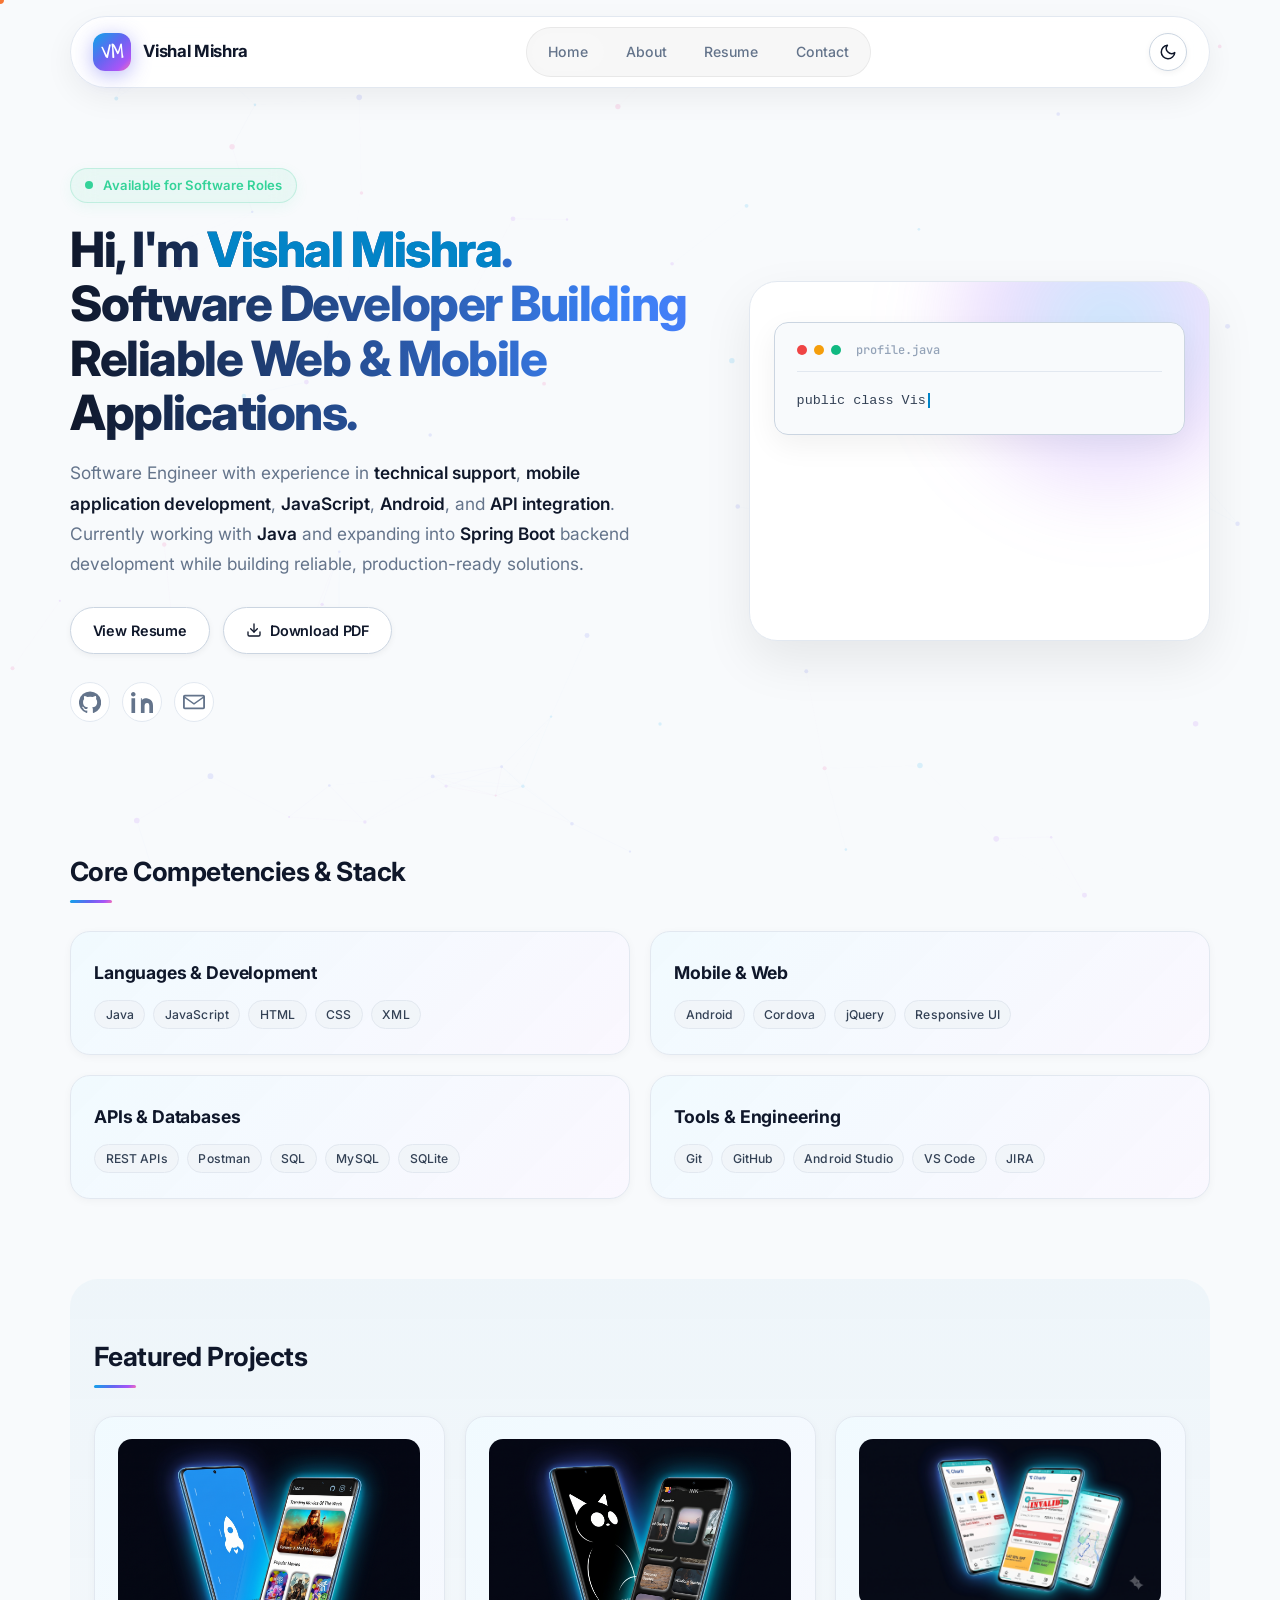
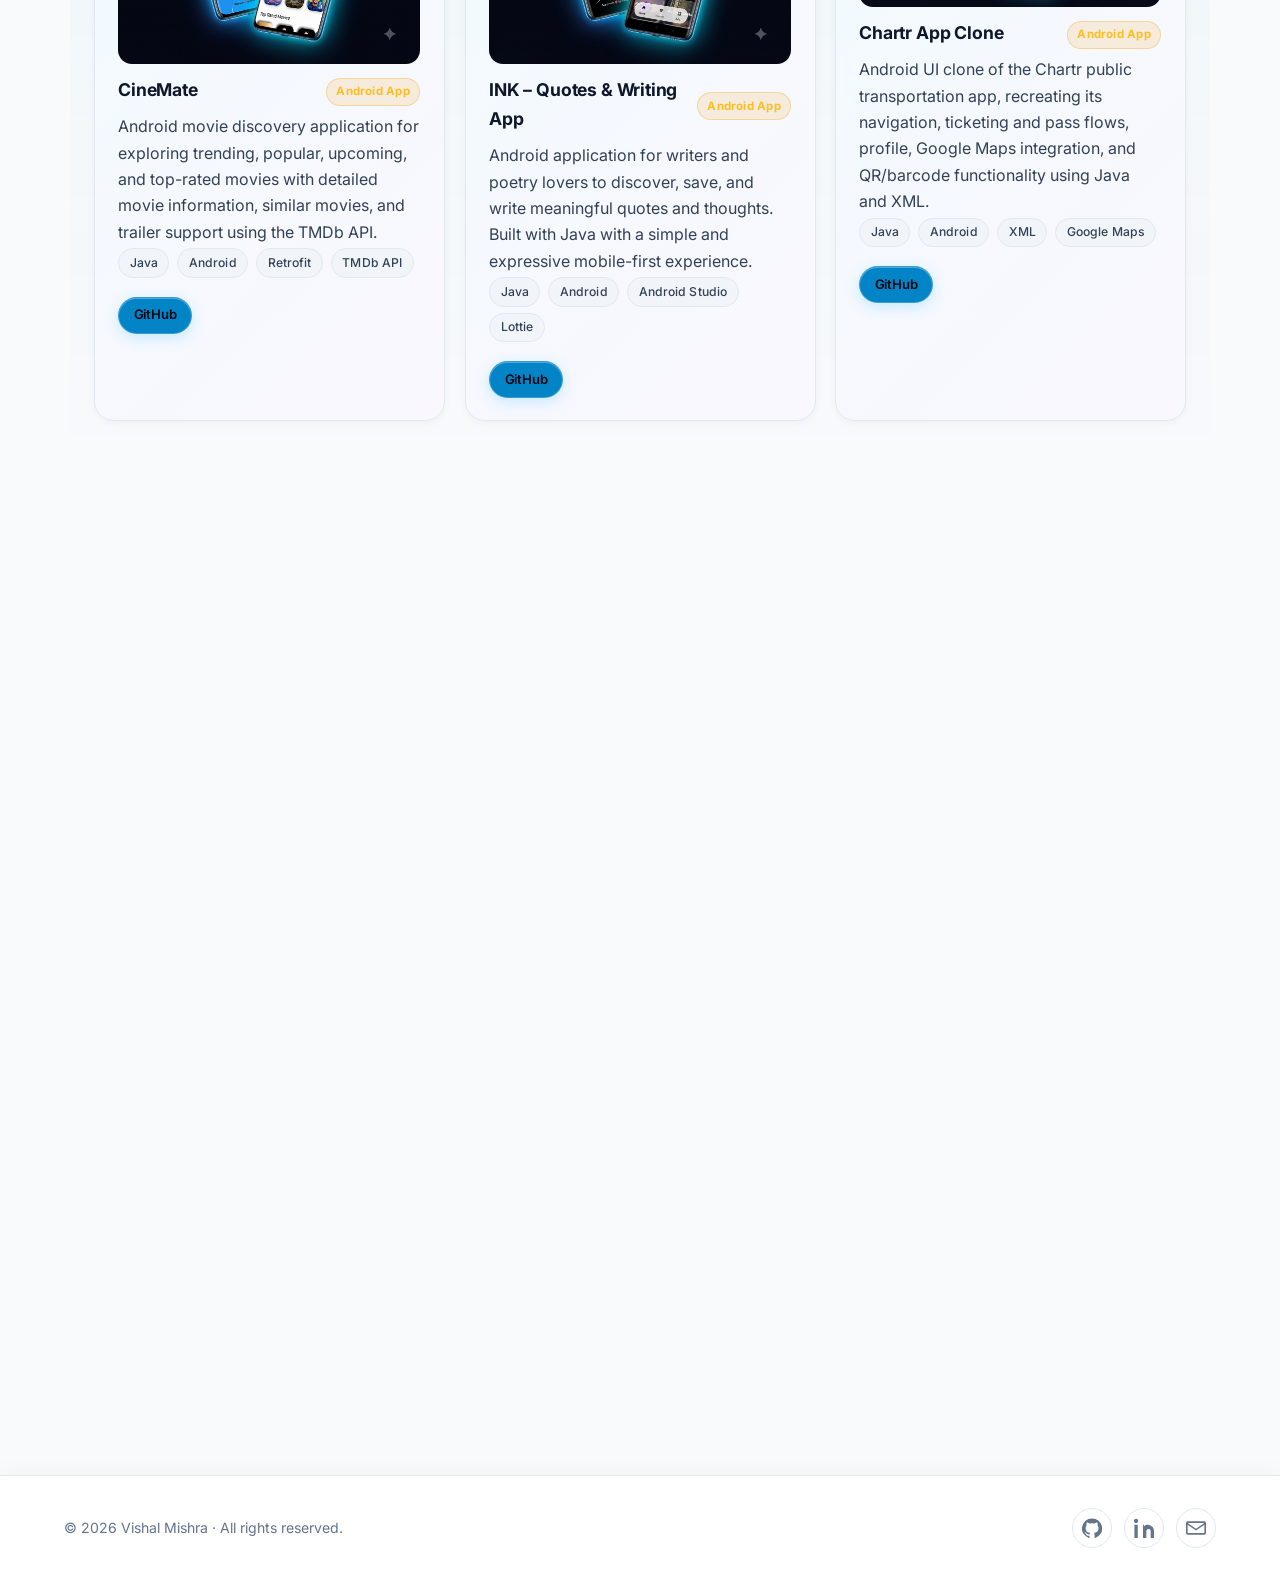
<file: index.html>
<!doctype html>
<html lang="en">
  <head>
    <meta charset="UTF-8" />
    <meta name="viewport" content="width=device-width, initial-scale=1.0" />
<meta name="author" content="Vishal Mishra " />
    <meta name="theme-color" content="#38bdf8" />
    <title>Vishal Mishra  - Software Engineer | Official Website</title>

    <link rel="preconnect" href="https://fonts.googleapis.com" />
    <link rel="preconnect" href="https://fonts.gstatic.com" crossorigin />
    <link
      href="https://fonts.googleapis.com/css2?family=Inter:wght@300;400;500;600;700;800&family=Outfit:wght@500;600;700;800;900&family=JetBrains+Mono:wght@400;500;600&family=Shadows+Into+Light&display=swap"
      rel="stylesheet"
    />
    <link rel="stylesheet" href="assets/css/style.css" />
    <script defer src="assets/js/main.js"></script>
    <link rel="icon" type="image/x-icon" href="assets/img/favicon.ico" />
  </head>
  <body class="theme-auto">
    <!-- Preloader -->
    <div class="preloader" id="preloader"><div class="preloader-logo">Vishal Mishra</div></div>
    
    <!-- Scroll Progress -->
    <div class="scroll-progress" id="scrollProgress"></div>
    
    <!-- Particle Canvas -->
    <canvas id="bgParticles" aria-hidden="true"></canvas>

    <!-- Header Navigation -->
    <header class="site-header reveal-down">
      <a class="brand" href="index.html">
        <span class="logo glow">VM</span> <strong>Vishal Mishra</strong>
      </a>
      <nav class="nav" id="nav">
        <a href="index.html">Home</a>
        <a href="about.html">About</a>
        <a href="resume.html">Resume</a>
        <a href="contact.html">Contact</a>
      </nav>
      <div class="header-actions">
        <button
          class="btn small outline"
          id="themeToggle"
          aria-label="Toggle theme"
        >
          <svg class="theme-icon-sun" width="18" height="18" viewBox="0 0 24 24" fill="none" stroke="currentColor" stroke-width="2" stroke-linecap="round" stroke-linejoin="round" aria-hidden="true"><circle cx="12" cy="12" r="5"></circle><line x1="12" y1="1" x2="12" y2="3"></line><line x1="12" y1="21" x2="12" y2="23"></line><line x1="4.22" y1="4.22" x2="5.64" y2="5.64"></line><line x1="18.36" y1="18.36" x2="19.78" y2="19.78"></line><line x1="1" y1="12" x2="3" y2="12"></line><line x1="21" y1="12" x2="23" y2="12"></line><line x1="4.22" y1="19.78" x2="5.64" y2="18.36"></line><line x1="18.36" y1="5.64" x2="19.78" y2="4.22"></line></svg>
          <svg class="theme-icon-moon" width="18" height="18" viewBox="0 0 24 24" fill="none" stroke="currentColor" stroke-width="2" stroke-linecap="round" stroke-linejoin="round" aria-hidden="true"><path d="M21 12.79A9 9 0 1 1 11.21 3 7 7 0 0 0 21 12.79z"></path></svg>
        </button>
        <button class="btn small" id="menuToggle" aria-label="Open menu">
          <svg width="20" height="20" viewBox="0 0 24 24" aria-hidden="true">
            <path
              fill="currentColor"
              d="M3 6h18v2H3zM3 11h18v2H3zM3 16h18v2H3z"
            />
          </svg>
        </button>
      </div>
    </header>

    <!-- Main Container -->
    <main class="container">
      <!-- Hero Section -->
      <section class="hero reveal">
        <div class="hero-text">
          <div class="live-status">
            <span class="pulse-dot"></span> Available for Software Roles
          </div>
          <h1 class="gradient-text">
  Hi, I'm <span class="accent">Vishal Mishra</span>. 
  Software Developer Building Reliable Web & Mobile Applications.
</h1>
          <p>
  Software Engineer with experience in <strong>technical support</strong>,
  <strong>mobile application development</strong>, <strong>JavaScript</strong>,
  <strong>Android</strong>, and <strong>API integration</strong>.
  Currently working with <strong>Java</strong> and expanding into
  <strong>Spring Boot</strong> backend development while building reliable,
  production-ready solutions.
</p>
          <div class="hero-cta">
            <a class="btn outline ripple" href="resume.html">View Resume</a>
            <a
              class="btn outline ripple"
              href="https://drive.google.com/file/d/1OtC1EBjFkSfujccUK9M5hIh6MQjLdSP7/view?usp=sharing"
              target="_blank"
              rel="noopener"
            >
              <svg width="16" height="16" viewBox="0 0 24 24" fill="none" stroke="currentColor" stroke-width="2" stroke-linecap="round" stroke-linejoin="round" aria-hidden="true"><path d="M21 15v4a2 2 0 0 1-2 2H5a2 2 0 0 1-2-2v-4"></path><polyline points="7 10 12 15 17 10"></polyline><line x1="12" y1="15" x2="12" y2="3"></line></svg>
              Download PDF
            </a>
          </div>
          <div class="hero-socials icons">
            <a
              class="icon"
              href="https://github.com/Vishallab"
              target="_blank"
              rel="noopener"
              aria-label="GitHub"
            >
              <svg viewBox="0 0 24 24" width="22" height="22" fill="currentColor">
                <path d="M12 .5a12 12 0 0 0-3.79 23.4c.6.11.82-.26.82-.58v-2.03c-3.34.73-4.04-1.61-4.04-1.61-.55-1.39-1.35-1.76-1.35-1.76-1.1-.76.08-.75.08-.75 1.22.09 1.86 1.26 1.86 1.26 1.08 1.85 2.83 1.32 3.52 1.01.11-.8.42-1.33.77-1.63-2.67-.3-5.47-1.33-5.47-5.92 0-1.31.47-2.39 1.25-3.23-.13-.31-.54-1.56.12-3.25 0 0 1.01-.32 3.31 1.23a11.5 11.5 0 0 1 6.04 0c2.3-1.55 3.31-1.23 3.31-1.23.66 1.69.25 2.94.12 3.25.78.84 1.25 1.92 1.25 3.23 0 4.6-2.81 5.62-5.49 5.92.43.37.82 1.1.82 2.22v3.29c0 .32.22.7.82.58A12 12 0 0 0 12 .5Z" />
              </svg>
            </a>
            <a
              class="icon"
              href="https://www.linkedin.com/in/vishalmishra01/"
              target="_blank"
              rel="noopener"
              aria-label="LinkedIn"
            >
              <svg viewBox="0 0 24 24" width="22" height="22" fill="currentColor">
                <path d="M4.98 3.5C4.98 4.88 3.86 6 2.5 6S0 4.88 0 3.5 1.12 1 2.5 1s2.48 1.12 2.48 2.5zM.5 8h4V24h-4V8zm7.5 0h3.8v2.2h.1c.5-.9 1.8-2.2 3.7-2.2C20.3 8 24 10.6 24 16v8h-4v-7c0-1.7-.03-3.9-2.4-3.9-2.4 0-2.8 1.8-2.8 3.8V24h-4V8z" />
              </svg>
            </a>
            <a
              class="icon email-link"
              href="mailto:ncepvishal@gmail.com?subject=Hello%20Vishal&body=Hi%20Vishal,%0D%0A%0D%0A"
              aria-label="Email"
            >
              <svg viewBox="0 0 24 24" width="22" height="22" fill="currentColor">
                <path d="M2 4h20a2 2 0 0 1 2 2v12a2 2 0 0 1-2 2H2a2 2 0 0 1-2-2V6a2 2 0 0 1 2-2zm0 2v.01L12 13 22 6.01V6H2zm0 12h20V8l-10 7L2 8v10z" />
              </svg>
            </a>
          </div>
        </div>
        <div class="hero-art float-subtle">
          <div class="glass card-xl tilt">
            <div class="radar"></div>
            <div class="code-block">
              <div class="code-block-header">
                <span class="code-dot red"></span>
                <span class="code-dot yellow"></span>
                <span class="code-dot green"></span>
                <span class="code-filename">profile.java</span>
              </div>
<pre><code>public class VishalMishra {
    public static void main(String[] args) {
        System.out.println("Hello World!");

        String name = "Vishal Mishra";
        String role = "Software Engineer";

        String[] stack = {
            "Java",
            "JavaScript",
            "HTML",
            "CSS",
            "Android",
            "Spring Boot",
            "SQL"
        };

        String status = "Available for roles";
    }
}</code></pre>
            </div>
          </div>
        </div>
      </section>

      <!-- Skills & Tech Architecture -->
<section class="section reveal">
  <h2 class="section-title">Core Competencies & Stack</h2>

  <div class="grid skills-grid">

    <div class="card skill hover glow tilt">
      <h3>Languages & Development</h3>
      <div style="margin-top: 0.4rem;">
        <span class="pill">Java</span>
        <span class="pill">JavaScript</span>
        <span class="pill">HTML</span>
        <span class="pill">CSS</span>
        <span class="pill">XML</span>
      </div>
    </div>

    <div class="card skill hover glow tilt">
      <h3>Mobile & Web</h3>
      <div style="margin-top: 0.4rem;">
        <span class="pill">Android</span>
        <span class="pill">Cordova</span>
        <span class="pill">jQuery</span>
        <span class="pill">Responsive UI</span>
      </div>
    </div>

    <div class="card skill hover glow tilt">
      <h3>APIs & Databases</h3>
      <div style="margin-top: 0.4rem;">
        <span class="pill">REST APIs</span>
        <span class="pill">Postman</span>
        <span class="pill">SQL</span>
        <span class="pill">MySQL</span>
        <span class="pill">SQLite</span>
      </div>
    </div>

    <div class="card skill hover glow tilt">
      <h3>Tools & Engineering</h3>
      <div style="margin-top: 0.4rem;">
        <span class="pill">Git</span>
        <span class="pill">GitHub</span>
        <span class="pill">Android Studio</span>
        <span class="pill">VS Code</span>
        <span class="pill">JIRA</span>
      </div>
    </div>

  </div>
</section>

<!-- Featured Projects Section -->
<section class="section alt reveal">
  <h2 class="section-title">Featured Projects</h2>

  <div class="grid cards-3">

    <!-- CineMate -->
    <article class="card hover glow tilt">
      <img
        class="project-img"
        src="assets/img/cinemate.png"
        alt="CineMate Android application preview"
        loading="lazy"
      />

      <div class="project-header-row">
        <h3>CineMate</h3>
        <span class="project-badge flagship">Android App</span>
      </div>

      <p>
        Android movie discovery application for exploring trending, popular,
        upcoming, and top-rated movies with detailed movie information,
        similar movies, and trailer support using the TMDb API.
      </p>

      <div>
        <span class="pill">Java</span>
        <span class="pill">Android</span>
        <span class="pill">Retrofit</span>
        <span class="pill">TMDb API</span>
      </div>

      <div style="margin-top: auto; padding-top: 1rem;">
        <a
          class="btn small"
          href="https://github.com/Vishallab/CineMate"
          target="_blank"
          rel="noopener noreferrer"
        >
          GitHub
        </a>
      </div>
    </article>


    <!-- INK -->
    <article class="card hover glow tilt">
      <img
        class="project-img"
        src="assets/img/ink.png"
        alt="INK Android application preview"
        loading="lazy"
      />

      <div class="project-header-row">
        <h3>INK – Quotes & Writing App</h3>
        <span class="project-badge flagship">Android App</span>
      </div>

      <p>
        Android application for writers and poetry lovers to discover,
        save, and write meaningful quotes and thoughts. Built with Java
        with a simple and expressive mobile-first experience.
      </p>

      <div>
        <span class="pill">Java</span>
        <span class="pill">Android</span>
        <span class="pill">Android Studio</span>
        <span class="pill">Lottie</span>
      </div>

      <div style="margin-top: auto; padding-top: 1rem;">
        <a
          class="btn small"
          href="https://github.com/Vishallab/INK"
          target="_blank"
          rel="noopener noreferrer"
        >
          GitHub
        </a>
      </div>
    </article>


    <!-- Chartr -->
    <article class="card hover glow tilt">
      <img
        class="project-img"
        src="assets/img/chartr.png"
        alt="Chartr Android App Clone preview"
        loading="lazy"
      />

      <div class="project-header-row">
        <h3>Chartr App Clone</h3>
        <span class="project-badge flagship">Android App</span>
      </div>

      <p>
        Android UI clone of the Chartr public transportation app,
        recreating its navigation, ticketing and pass flows, profile,
        Google Maps integration, and QR/barcode functionality using
        Java and XML.
      </p>

      <div>
        <span class="pill">Java</span>
        <span class="pill">Android</span>
        <span class="pill">XML</span>
        <span class="pill">Google Maps</span>
      </div>

      <div style="margin-top: auto; padding-top: 1rem;">
        <a
          class="btn small"
          href="https://github.com/Vishallab/chartr"
          target="_blank"
          rel="noopener noreferrer"
        >
          GitHub
        </a>
      </div>
    </article>

  </div>
</section>

      <!-- Experience Section -->
  <section class="section reveal">
  <h2 class="section-title">Professional Experience</h2>

  <div class="timeline">

    <!-- Associate System Engineer -->
    <div class="t-item">
      <div class="t-dot"></div>

      <div class="t-content card hover glow tilt job-card">
        <div class="job-wrapper">

          <div class="job-text">

            <h3>
              Associate System Engineer ·
              <span class="accent">Tata Consultancy Services (TCS)</span>
            </h3>

            <p class="muted">Jul 2025 - Present · HDFC Life</p>

            <ul>
              <li>
                Supporting and developing a <strong>Cordova-based Android application</strong>
                using <strong>HTML, CSS, JavaScript, and jQuery</strong> for the HDFC Life platform.
              </li>

              <li>
                Handling <strong>L2 production support</strong>, incident troubleshooting,
                root cause analysis, SLA management, and coordination with development teams
                to resolve application issues.
              </li>

              <li>
                Working on <strong>API testing and debugging</strong> using Postman and
                <strong>SQL-based data analysis</strong> for production issue investigation.
              </li>

              <li>
                Contributing to <strong>JavaScript-based feature development</strong>,
                application enhancements, testing, and <strong>UAT support</strong>.
              </li>

              <li>
                Supporting technical documentation, recurring issue analysis, and
                <strong>self-help solutions</strong> to improve operational efficiency.
              </li>
            </ul>

            <div style="margin-top: 0.75rem;">
              <span class="pill">JavaScript</span>
              <span class="pill">HTML</span>
              <span class="pill">CSS</span>
              <span class="pill">Android</span>
              <span class="pill">Cordova</span>
              <span class="pill">jQuery</span>
              <span class="pill">Postman</span>
              <span class="pill">SQL</span>
              <span class="pill">Git</span>
            </div>

          </div>

        </div>
      </div>
    </div>


    <!-- Graduate Trainee -->
    <div class="t-item" style="margin-top: 1.25rem">
      <div class="t-dot"></div>

      <div class="t-content card hover glow tilt job-card">
        <div class="job-wrapper">

          <div class="job-text">

            <h3>
              Graduate Trainee ·
              <span class="accent">Tata Consultancy Services (TCS)</span>
            </h3>

            <p class="muted">Jan 2025 - Jul 2025</p>

            <ul>
              <li>
                Completed technical training in <strong>Core Java, SQL, Selenium,
                and software development fundamentals</strong>.
              </li>

              <li>
                Built a strong foundation in <strong>Java, OOP concepts, databases,
                testing, and application support practices</strong>.
              </li>

              <li>
                Transitioned into the <strong>HDFC Life application team</strong>
                after completing the initial training phase.
              </li>
            </ul>

            <div style="margin-top: 0.75rem;">
              <span class="pill">Java</span>
              <span class="pill">SQL</span>
              <span class="pill">Selenium</span>
              <span class="pill">OOP</span>
            </div>

          </div>

        </div>
      </div>
    </div>

  </div>
</section>
    </main>

    <!-- Back to Top Button -->
    <button class="back-to-top" id="backToTop" aria-label="Back to top">
      <svg width="20" height="20" viewBox="0 0 24 24" fill="none" stroke="currentColor" stroke-width="2.5" stroke-linecap="round" stroke-linejoin="round"><polyline points="18 15 12 9 6 15"/></svg>
    </button>

    <!-- Footer -->
    <footer class="site-footer">
      <p>© <span id="year"></span> Vishal Mishra  · All rights reserved. </p>
      <div class="footer-icons icons">
        <a
          class="icon"
          href="https://github.com/Vishallab"
          target="_blank"
          rel="noopener"
          aria-label="GitHub"
        >
          <svg viewBox="0 0 24 24" width="20" height="20" fill="currentColor">
            <path d="M12 .5a12 12 0 0 0-3.79 23.4c.6.11.82-.26.82-.58v-2.03c-3.34.73-4.04-1.61-4.04-1.61-.55-1.39-1.35-1.76-1.35-1.76-1.1-.76.08-.75.08-.75 1.22.09 1.86 1.26 1.86 1.26 1.08 1.85 2.83 1.32 3.52 1.01.11-.8.42-1.33.77-1.63-2.67-.3-5.47-1.33-5.47-5.92 0-1.31.47-2.39 1.25-3.23-.13-.31-.54-1.56.12-3.25 0 0 1.01-.32 3.31 1.23a11.5 11.5 0 0 1 6.04 0c2.3-1.55 3.31-1.23 3.31-1.23.66 1.69.25 2.94.12 3.25.78.84 1.25 1.92 1.25 3.23 0 4.6-2.81 5.62-5.49 5.92.43.37.82 1.1.82 2.22v3.29c0 .32.22.7.82.58A12 12 0 0 0 12 .5Z" />
          </svg>
        </a>
        <a
          class="icon"
          href="https://www.linkedin.com/in/vishalmishra01/"
          target="_blank"
          rel="noopener"
          aria-label="LinkedIn"
        >
          <svg viewBox="0 0 24 24" width="20" height="20" fill="currentColor">
            <path d="M4.98 3.5C4.98 4.88 3.86 6 2.5 6S0 4.88 0 3.5 1.12 1 2.5 1s2.48 1.12 2.48 2.5zM.5 8h4V24h-4V8zm7.5 0h3.8v2.2h.1c.5-.9 1.8-2.2 3.7-2.2C20.3 8 24 10.6 24 16v8h-4v-7c0-1.7-.03-3.9-2.4-3.9-2.4 0-2.8 1.8-2.8 3.8V24h-4V8z" />
          </svg>
        </a>
        <a
          class="icon email-link"
          href="mailto:ncepvishal@gmail.com?subject=Hello%20Vishal&body=Hi%20Vishal,%0D%0A%0D%0A"
          aria-label="Email"
        >
          <svg viewBox="0 0 24 24" width="20" height="20" fill="currentColor">
            <path d="M2 4h20a2 2 0 0 1 2 2v12a2 2 0 0 1-2 2H2a2 2 0 0 1-2-2V6a2 2 0 0 1 2-2zm0 2v.01L12 13 22 6.01V6H2zm0 12h20V8l-10 7L2 8v10z" />
          </svg>
        </a>
      </div>
    </footer>
  </body>
</html>
</file>
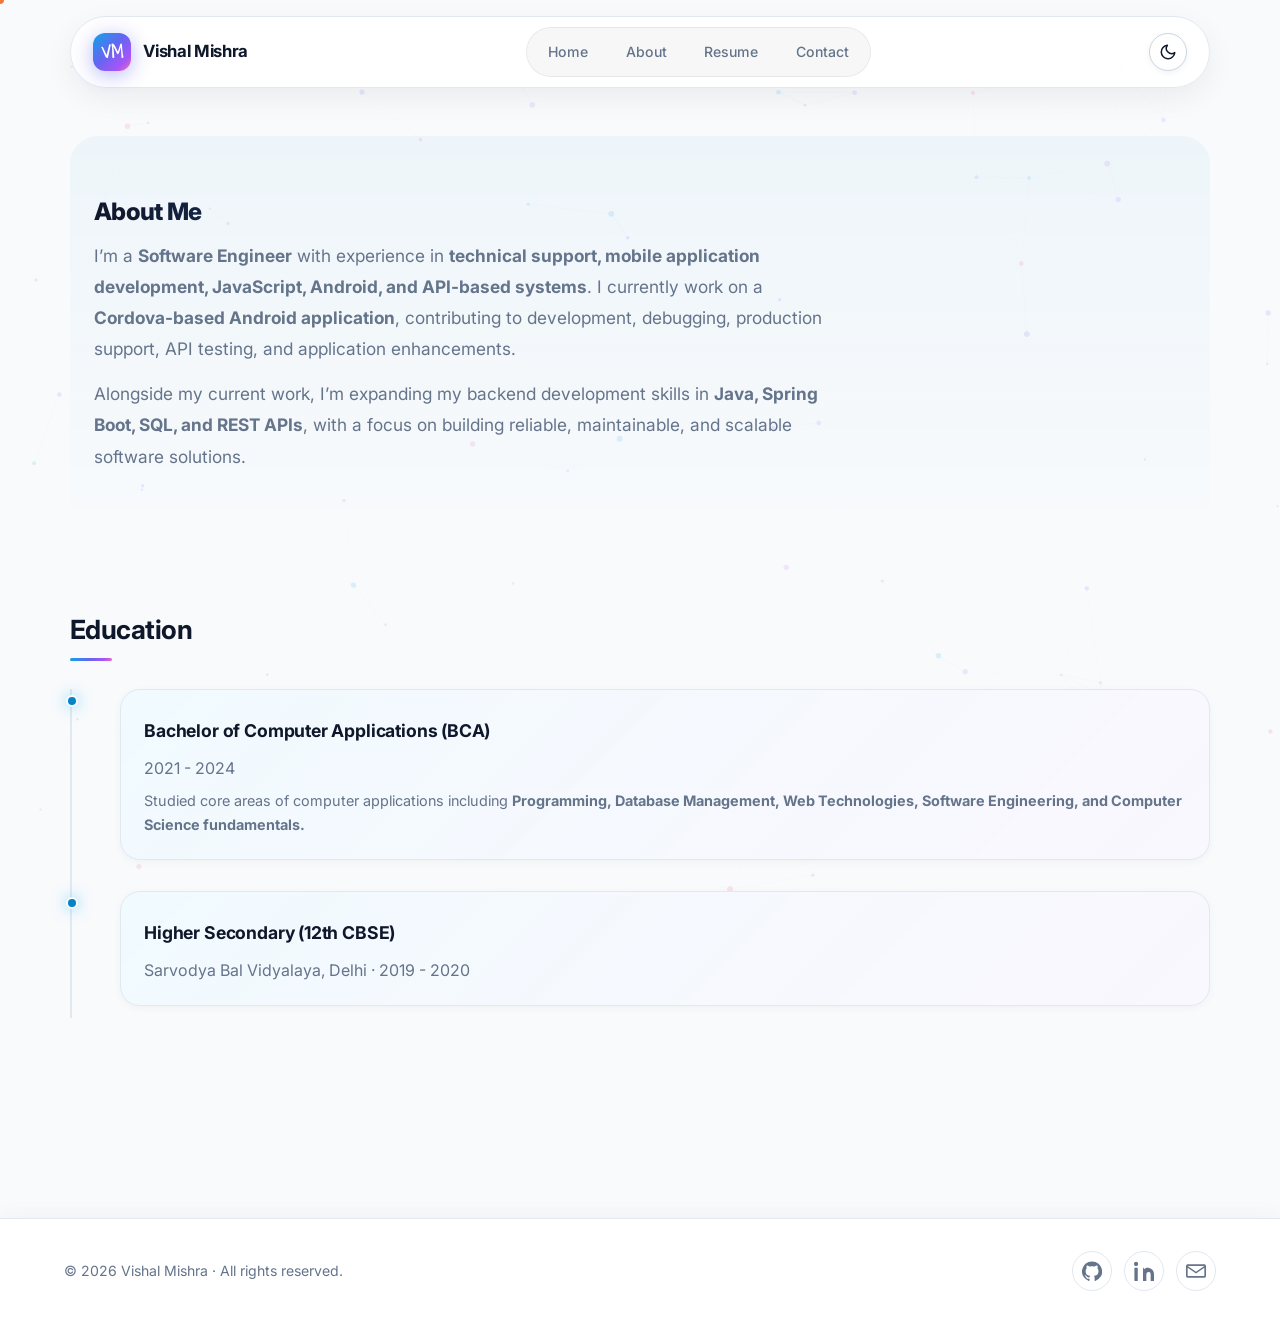
<file: about.html>
<!DOCTYPE html>
<html lang="en">
<head>
  <meta charset="UTF-8" />
 
  <meta name="theme-color" content="#38bdf8">
  <title>About · Vishal Mishra Portfolio</title>
 
  <link href="https://fonts.googleapis.com/css2?family=Inter:wght@300;400;500;600;700;800&family=Outfit:wght@500;600;700;800;900&family=JetBrains+Mono:wght@400;500;600&family=Shadows+Into+Light&display=swap" rel="stylesheet">
  <link rel="stylesheet" href="assets/css/style.css" />
  <script defer src="assets/js/main.js"></script>
  <link rel="icon" type="image/x-icon" href="assets/img/favicon.ico">
  <style>
    .cards-4 { grid-template-columns: repeat(auto-fit, minmax(240px, 1fr)); }
    @media (max-width: 560px) {
      .cards-4 { grid-template-columns: 1fr; }
    }
    .cert-org-badge.aws {
      background: rgba(255, 153, 0, .14);
      border-color: rgba(255, 153, 0, .35);
      color: #ff9900;
    }
    .light .cert-org-badge.aws {
      background: rgba(255, 153, 0, .1);
      border-color: rgba(255, 153, 0, .3);
      color: #b35c00;
    }
    .cert-org-badge.tcs {
      background: rgba(0, 112, 194, .14);
      border-color: rgba(0, 112, 194, .35);
      color: #38bdf8;
    }
    .light .cert-org-badge.tcs {
      background: rgba(0, 112, 194, .1);
      border-color: rgba(0, 112, 194, .3);
      color: #0059a3;
    }
  </style>
</head>
<body class="theme-auto">
  <!-- Preloader -->
  <div class="preloader" id="preloader"><div class="preloader-logo">VM</div></div>
  
  <!-- Scroll Progress -->
  <div class="scroll-progress" id="scrollProgress"></div>
  
  <!-- Background Canvas -->
  <canvas id="bgParticles" aria-hidden="true"></canvas>

  <!-- Sticky Capsule Header -->
  <header class="site-header reveal-down">
    <a class="brand" href="index.html"><span class="logo glow">VM</span> <strong>Vishal Mishra</strong></a>
    <nav class="nav" id="nav">
      <a href="index.html">Home</a>
      <a href="about.html">About</a>
      <a href="resume.html">Resume</a>
      <a href="contact.html">Contact</a>
    </nav>
    <div class="header-actions">
      <button class="btn small outline" id="themeToggle" aria-label="Toggle theme">
        <svg class="theme-icon-sun" width="18" height="18" viewBox="0 0 24 24" fill="none" stroke="currentColor" stroke-width="2" stroke-linecap="round" stroke-linejoin="round" aria-hidden="true"><circle cx="12" cy="12" r="5"></circle><line x1="12" y1="1" x2="12" y2="3"></line><line x1="12" y1="21" x2="12" y2="23"></line><line x1="4.22" y1="4.22" x2="5.64" y2="5.64"></line><line x1="18.36" y1="18.36" x2="19.78" y2="19.78"></line><line x1="1" y1="12" x2="3" y2="12"></line><line x1="21" y1="12" x2="23" y2="12"></line><line x1="4.22" y1="19.78" x2="5.64" y2="18.36"></line><line x1="18.36" y1="5.64" x2="19.78" y2="4.22"></line></svg>
        <svg class="theme-icon-moon" width="18" height="18" viewBox="0 0 24 24" fill="none" stroke="currentColor" stroke-width="2" stroke-linecap="round" stroke-linejoin="round" aria-hidden="true"><path d="M21 12.79A9 9 0 1 1 11.21 3 7 7 0 0 0 21 12.79z"></path></svg>
      </button>
      <button class="btn small" id="menuToggle" aria-label="Open menu">
        <svg width="20" height="20" viewBox="0 0 24 24" aria-hidden="true">
          <path fill="currentColor" d="M3 6h18v2H3zM3 11h18v2H3zM3 16h18v2H3z" />
        </svg>
      </button>
    </div>
  </header>

  <!-- Main Container -->
  <main class="container">
    <!-- Bio Section -->
<section class="section alt reveal">
  <h1 class="gradient-text">About Me</h1>

  <p style="font-size: 1.08rem; max-width: 68ch; line-height: 1.8; color: var(--muted); margin-top: 0.5rem;">
    I’m a <strong>Software Engineer</strong> with experience in
    <strong>technical support, mobile application development, JavaScript,
    Android, and API-based systems</strong>. I currently work on a
    <strong>Cordova-based Android application</strong>, contributing to
    development, debugging, production support, API testing, and application
    enhancements.
  </p>

  <p style="font-size: 1.08rem; max-width: 68ch; line-height: 1.8; color: var(--muted); margin-top: 0.9rem;">
    Alongside my current work, I’m expanding my backend development skills in
    <strong>Java, Spring Boot, SQL, and REST APIs</strong>, with a focus on
    building reliable, maintainable, and scalable software solutions.
  </p>
</section>

     <!-- Education Timeline -->
<section class="section reveal">
  <h2 class="section-title">Education</h2>

  <div class="timeline">

    <div class="t-item">
      <div class="t-dot"></div>

      <div class="t-content card hover glow tilt">
        <h3>Bachelor of Computer Applications (BCA)</h3>

        <p class="muted">
          2021 - 2024
        </p>

        <p style="font-size: 0.9rem; color: var(--muted); margin-top: 0.5rem;">
          Studied core areas of computer applications including
          <strong>Programming, Database Management, Web Technologies,
          Software Engineering, and Computer Science fundamentals.</strong>
        </p>
      </div>
    </div>
            <div class="t-item" style="margin-top:1.25rem">
          <div class="t-dot"></div>
          <div class="t-content card hover glow tilt">
            <h3>Higher Secondary (12th CBSE) </h3>
            <p class="muted">Sarvodya Bal Vidyalaya, Delhi · 2019 - 2020</p>
            
          </div>
        </div>

  </div>
</section>


  </main>

  <!-- Back to Top Button -->
  <button class="back-to-top" id="backToTop" aria-label="Back to top">
    <svg width="20" height="20" viewBox="0 0 24 24" fill="none" stroke="currentColor" stroke-width="2.5" stroke-linecap="round" stroke-linejoin="round"><polyline points="18 15 12 9 6 15"/></svg>
  </button>


    <!-- Footer -->
    <footer class="site-footer">
      <p>© <span id="year"></span> Vishal Mishra  · All rights reserved. </p>
      <div class="footer-icons icons">
        <a
          class="icon"
          href="https://github.com/Vishallab"
          target="_blank"
          rel="noopener"
          aria-label="GitHub"
        >
          <svg viewBox="0 0 24 24" width="20" height="20" fill="currentColor">
            <path d="M12 .5a12 12 0 0 0-3.79 23.4c.6.11.82-.26.82-.58v-2.03c-3.34.73-4.04-1.61-4.04-1.61-.55-1.39-1.35-1.76-1.35-1.76-1.1-.76.08-.75.08-.75 1.22.09 1.86 1.26 1.86 1.26 1.08 1.85 2.83 1.32 3.52 1.01.11-.8.42-1.33.77-1.63-2.67-.3-5.47-1.33-5.47-5.92 0-1.31.47-2.39 1.25-3.23-.13-.31-.54-1.56.12-3.25 0 0 1.01-.32 3.31 1.23a11.5 11.5 0 0 1 6.04 0c2.3-1.55 3.31-1.23 3.31-1.23.66 1.69.25 2.94.12 3.25.78.84 1.25 1.92 1.25 3.23 0 4.6-2.81 5.62-5.49 5.92.43.37.82 1.1.82 2.22v3.29c0 .32.22.7.82.58A12 12 0 0 0 12 .5Z" />
          </svg>
        </a>
        <a
          class="icon"
          href="https://www.linkedin.com/in/vishalmishra01/"
          target="_blank"
          rel="noopener"
          aria-label="LinkedIn"
        >
          <svg viewBox="0 0 24 24" width="20" height="20" fill="currentColor">
            <path d="M4.98 3.5C4.98 4.88 3.86 6 2.5 6S0 4.88 0 3.5 1.12 1 2.5 1s2.48 1.12 2.48 2.5zM.5 8h4V24h-4V8zm7.5 0h3.8v2.2h.1c.5-.9 1.8-2.2 3.7-2.2C20.3 8 24 10.6 24 16v8h-4v-7c0-1.7-.03-3.9-2.4-3.9-2.4 0-2.8 1.8-2.8 3.8V24h-4V8z" />
          </svg>
        </a>
        <a
          class="icon email-link"
          href="mailto:ncepvishal@gmail.com?subject=Hello%20Vishal&body=Hi%20Vishal,%0D%0A%0D%0A"
          aria-label="Email"
        >
          <svg viewBox="0 0 24 24" width="20" height="20" fill="currentColor">
            <path d="M2 4h20a2 2 0 0 1 2 2v12a2 2 0 0 1-2 2H2a2 2 0 0 1-2-2V6a2 2 0 0 1 2-2zm0 2v.01L12 13 22 6.01V6H2zm0 12h20V8l-10 7L2 8v10z" />
          </svg>
        </a>
      </div>
    </footer>
</body>
</html>
</file>
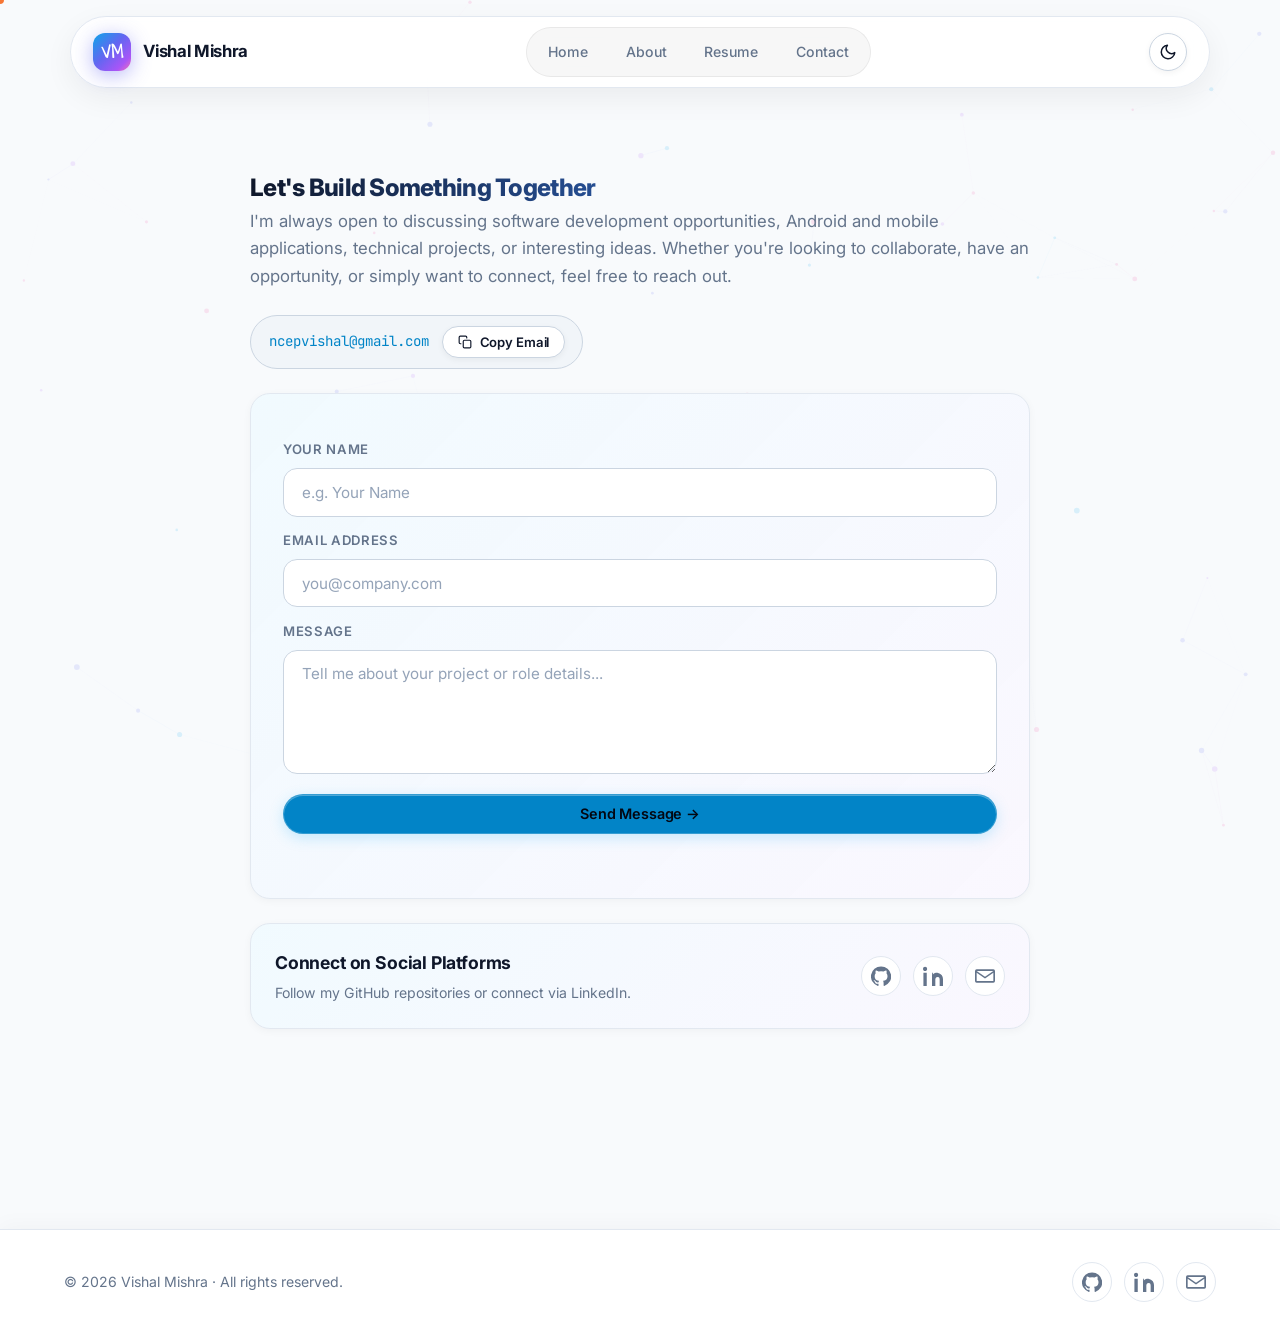
<file: contact.html>
<!DOCTYPE html>
<html lang="en">
<head>
  <meta charset="UTF-8" />
  <meta name="viewport" content="width=device-width, initial-scale=1.0" />
  <title>Contact · Vishal Mishra Portfolio</title>

  <link href="https://fonts.googleapis.com/css2?family=Inter:wght@300;400;500;600;700;800&family=Outfit:wght@500;600;700;800;900&family=JetBrains+Mono:wght@400;500;600&family=Shadows+Into+Light&display=swap" rel="stylesheet">
  <link rel="stylesheet" href="assets/css/style.css" />
  <script defer src="assets/js/main.js"></script>
  <link rel="icon" type="image/x-icon" href="assets/img/favicon.ico">
</head>
<body class="theme-auto">
  <!-- Preloader -->
  <div class="preloader" id="preloader"><div class="preloader-logo">VM</div></div>
  
  <!-- Scroll Progress Bar -->
  <div class="scroll-progress" id="scrollProgress"></div>
  
  <!-- Background Canvas -->
  <canvas id="bgParticles" aria-hidden="true"></canvas>

  <!-- Sticky Capsule Header -->
  <header class="site-header reveal-down">
    <a class="brand" href="index.html"><span class="logo glow">VM</span> <strong>Vishal Mishra</strong></a>
    <nav class="nav" id="nav">
      <a href="index.html">Home</a>
      <a href="about.html">About</a>
      <a href="resume.html">Resume</a>
      <a href="contact.html">Contact</a>
    </nav>
    <div class="header-actions">
      <button class="btn small outline" id="themeToggle" aria-label="Toggle theme">
        <svg class="theme-icon-sun" width="18" height="18" viewBox="0 0 24 24" fill="none" stroke="currentColor" stroke-width="2" stroke-linecap="round" stroke-linejoin="round" aria-hidden="true"><circle cx="12" cy="12" r="5"></circle><line x1="12" y1="1" x2="12" y2="3"></line><line x1="12" y1="21" x2="12" y2="23"></line><line x1="4.22" y1="4.22" x2="5.64" y2="5.64"></line><line x1="18.36" y1="18.36" x2="19.78" y2="19.78"></line><line x1="1" y1="12" x2="3" y2="12"></line><line x1="21" y1="12" x2="23" y2="12"></line><line x1="4.22" y1="19.78" x2="5.64" y2="18.36"></line><line x1="18.36" y1="5.64" x2="19.78" y2="4.22"></line></svg>
        <svg class="theme-icon-moon" width="18" height="18" viewBox="0 0 24 24" fill="none" stroke="currentColor" stroke-width="2" stroke-linecap="round" stroke-linejoin="round" aria-hidden="true"><path d="M21 12.79A9 9 0 1 1 11.21 3 7 7 0 0 0 21 12.79z"></path></svg>
      </button>
      <button class="btn small" id="menuToggle" aria-label="Open menu">
        <svg width="20" height="20" viewBox="0 0 24 24" aria-hidden="true">
          <path fill="currentColor" d="M3 6h18v2H3zM3 11h18v2H3zM3 16h18v2H3z" />
        </svg>
      </button>
    </div>
  </header>

  <!-- Main Container -->
  <main class="container">
    <section class="section reveal contact" style="max-width: 780px; margin: 0 auto;">
      <h1 class="gradient-text">Let's Build Something Together</h1>
      <p class="muted" style="font-size: 1.05rem; margin-bottom: 1.5rem;">
 I'm always open to discussing software development opportunities, Android and mobile applications,
  technical projects, or interesting ideas. Whether you're looking to collaborate, have an opportunity,
  or simply want to connect, feel free to reach out.      </p>

      <!-- Quick Copy Box -->
      <div class="copy-email-box">
        <code>ncepvishal@gmail.com</code>
        <button class="btn small outline" id="copyEmailBtn" type="button">
          <svg width="14" height="14" viewBox="0 0 24 24" fill="none" stroke="currentColor" stroke-width="2" stroke-linecap="round" stroke-linejoin="round" aria-hidden="true"><rect x="9" y="9" width="13" height="13" rx="2" ry="2"></rect><path d="M5 15H4a2 2 0 0 1-2-2V4a2 2 0 0 1 2-2h9a2 2 0 0 1 2 2v1"></path></svg>
          Copy Email
        </button>
      </div>

      <!-- Formspree Form -->
      <form class="card form hover glow" id="contactForm" 
          action="https://formspree.io/f/mkgwrrar" 
          method="POST"
          style="margin-top: 1.5rem; padding: 2rem;">
        <div class="row">
          <label for="name">Your Name</label>
          <input type="text" id="name" name="name" required placeholder="e.g. Your Name" />
        </div>
        <div class="row">
          <label for="email">Email Address</label>
          <input type="email" id="email" name="email" required placeholder="you@company.com" />
        </div>
        <div class="row">
          <label for="message">Message</label>
          <textarea id="message" name="message" rows="5" required placeholder="Tell me about your project or role details..."></textarea>
        </div>
        <div class="row" style="margin-top: 1.25rem;">
          <button class="btn ripple" type="submit">Send Message →</button>
          <p id="formStatus" class="muted"></p>
        </div>
      </form>

      <!-- Social Connections Card -->
      <div class="card hover glow" style="margin-top: 1.5rem; padding: 1.5rem; display: flex; align-items: center; justify-content: space-between; flex-wrap: wrap; gap: 1rem;">
        <div>
          <h3 style="margin: 0 0 0.2rem;">Connect on Social Platforms</h3>
          <p class="muted" style="font-size: 0.88rem;">Follow my GitHub repositories or connect via LinkedIn.</p>
        </div>
        <div class="hero-socials icons" style="margin: 0;">
          <a class="icon" href="https://github.com/Vishallab" target="_blank" rel="noopener" aria-label="GitHub">
            <svg viewBox="0 0 24 24" width="20" height="20" fill="currentColor"><path d="M12 .5a12 12 0 0 0-3.79 23.4c.6.11.82-.26.82-.58v-2.03c-3.34.73-4.04-1.61-4.04-1.61-.55-1.39-1.35-1.76-1.35-1.76-1.1-.76.08-.75.08-.75 1.22.09 1.86 1.26 1.86 1.26 1.08 1.85 2.83 1.32 3.52 1.01.11-.8.42-1.33.77-1.63-2.67-.3-5.47-1.33-5.47-5.92 0-1.31.47-2.39 1.25-3.23-.13-.31-.54-1.56.12-3.25 0 0 1.01-.32 3.31 1.23a11.5 11.5 0 0 1 6.04 0c2.3-1.55 3.31-1.23 3.31-1.23.66 1.69.25 2.94.12 3.25.78.84 1.25 1.92 1.25 3.23 0 4.6-2.81 5.62-5.49 5.92.43.37.82 1.1.82 2.22v3.29c0 .32.22.7.82.58A12 12 0 0 0 12 .5Z"/></svg>
          </a>
          <a class="icon" href="https://www.linkedin.com/in/vishalmishra01/" target="_blank" rel="noopener" aria-label="LinkedIn">
            <svg viewBox="0 0 24 24" width="20" height="20" fill="currentColor"><path d="M4.98 3.5C4.98 4.88 3.86 6 2.5 6S0 4.88 0 3.5 1.12 1 2.5 1s2.48 1.12 2.48 2.5zM.5 8h4V24h-4V8zm7.5 0h3.8v2.2h.1c.5-.9 1.8-2.2 3.7-2.2C20.3 8 24 10.6 24 16v8h-4v-7c0-1.7-.03-3.9-2.4-3.9-2.4 0-2.8 1.8-2.8 3.8V24h-4V8z"/></svg>
          </a>
          <a class="icon email-link" href="mailto:ncepvishal@gmail.com?subject=Hello%20Vishal&body=Hi%20Vishal,%0D%0A%0D%0A" aria-label="Email">
            <svg viewBox="0 0 24 24" width="20" height="20" fill="currentColor"><path d="M2 4h20a2 2 0 0 1 2 2v12a2 2 0 0 1-2 2H2a2 2 0 0 1-2-2V6a2 2 0 0 1 2-2zm0 2v.01L12 13 22 6.01V6H2zm0 12h20V8l-10 7L2 8v10z"/></svg>
          </a>
        </div>
      </div>
    </section>
  </main>

  <!-- Back to Top Button -->
  <button class="back-to-top" id="backToTop" aria-label="Back to top">
    <svg width="20" height="20" viewBox="0 0 24 24" fill="none" stroke="currentColor" stroke-width="2.5" stroke-linecap="round" stroke-linejoin="round"><polyline points="18 15 12 9 6 15"/></svg>
  </button>

    <!-- Footer -->
    <footer class="site-footer">
      <p>© <span id="year"></span> Vishal Mishra  · All rights reserved. </p>
      <div class="footer-icons icons">
        <a
          class="icon"
          href="https://github.com/Vishallab"
          target="_blank"
          rel="noopener"
          aria-label="GitHub"
        >
          <svg viewBox="0 0 24 24" width="20" height="20" fill="currentColor">
            <path d="M12 .5a12 12 0 0 0-3.79 23.4c.6.11.82-.26.82-.58v-2.03c-3.34.73-4.04-1.61-4.04-1.61-.55-1.39-1.35-1.76-1.35-1.76-1.1-.76.08-.75.08-.75 1.22.09 1.86 1.26 1.86 1.26 1.08 1.85 2.83 1.32 3.52 1.01.11-.8.42-1.33.77-1.63-2.67-.3-5.47-1.33-5.47-5.92 0-1.31.47-2.39 1.25-3.23-.13-.31-.54-1.56.12-3.25 0 0 1.01-.32 3.31 1.23a11.5 11.5 0 0 1 6.04 0c2.3-1.55 3.31-1.23 3.31-1.23.66 1.69.25 2.94.12 3.25.78.84 1.25 1.92 1.25 3.23 0 4.6-2.81 5.62-5.49 5.92.43.37.82 1.1.82 2.22v3.29c0 .32.22.7.82.58A12 12 0 0 0 12 .5Z" />
          </svg>
        </a>
        <a
          class="icon"
          href="https://www.linkedin.com/in/vishalmishra01/"
          target="_blank"
          rel="noopener"
          aria-label="LinkedIn"
        >
          <svg viewBox="0 0 24 24" width="20" height="20" fill="currentColor">
            <path d="M4.98 3.5C4.98 4.88 3.86 6 2.5 6S0 4.88 0 3.5 1.12 1 2.5 1s2.48 1.12 2.48 2.5zM.5 8h4V24h-4V8zm7.5 0h3.8v2.2h.1c.5-.9 1.8-2.2 3.7-2.2C20.3 8 24 10.6 24 16v8h-4v-7c0-1.7-.03-3.9-2.4-3.9-2.4 0-2.8 1.8-2.8 3.8V24h-4V8z" />
          </svg>
        </a>
        <a
          class="icon email-link"
          href="mailto:ncepvishal@gmail.com?subject=Hello%20Vishal&body=Hi%20Vishal,%0D%0A%0D%0A"
          aria-label="Email"
        >
          <svg viewBox="0 0 24 24" width="20" height="20" fill="currentColor">
            <path d="M2 4h20a2 2 0 0 1 2 2v12a2 2 0 0 1-2 2H2a2 2 0 0 1-2-2V6a2 2 0 0 1 2-2zm0 2v.01L12 13 22 6.01V6H2zm0 12h20V8l-10 7L2 8v10z" />
          </svg>
        </a>
      </div>
    </footer>
</body>
</html>
</file>
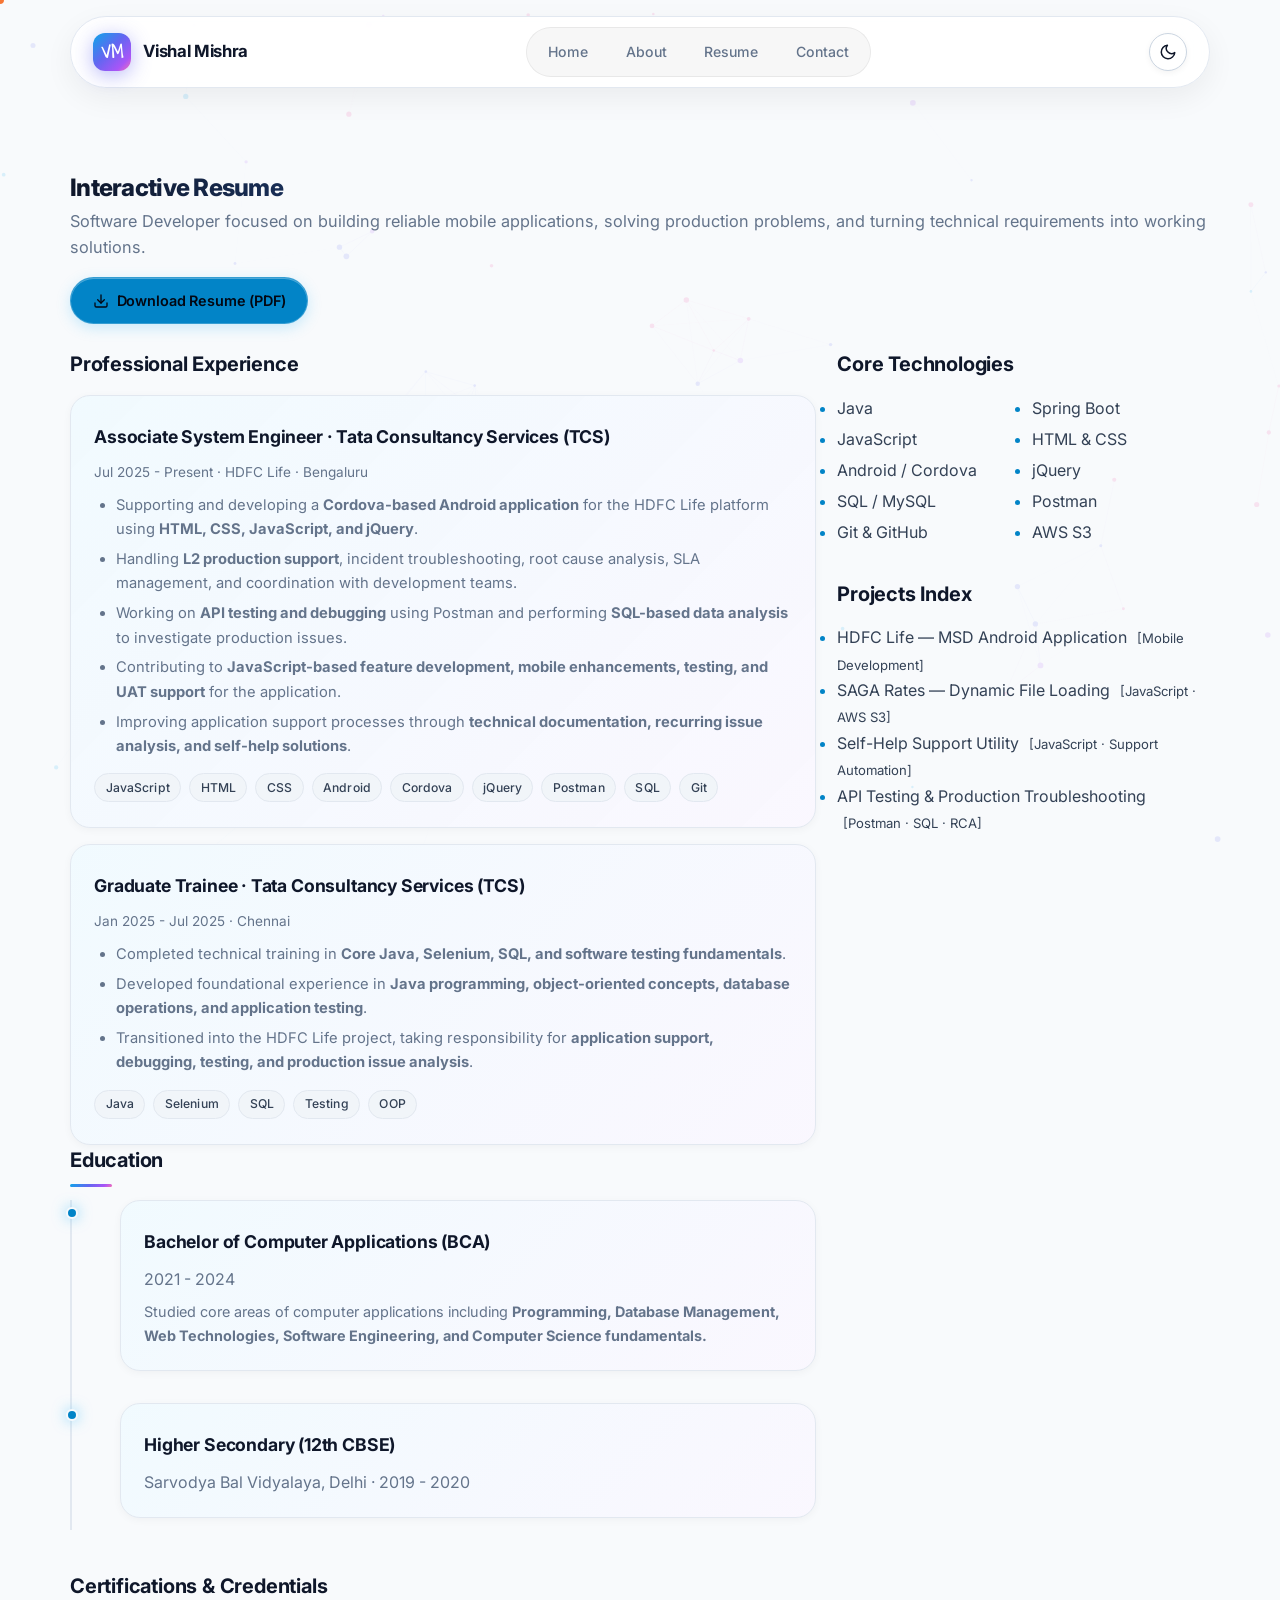
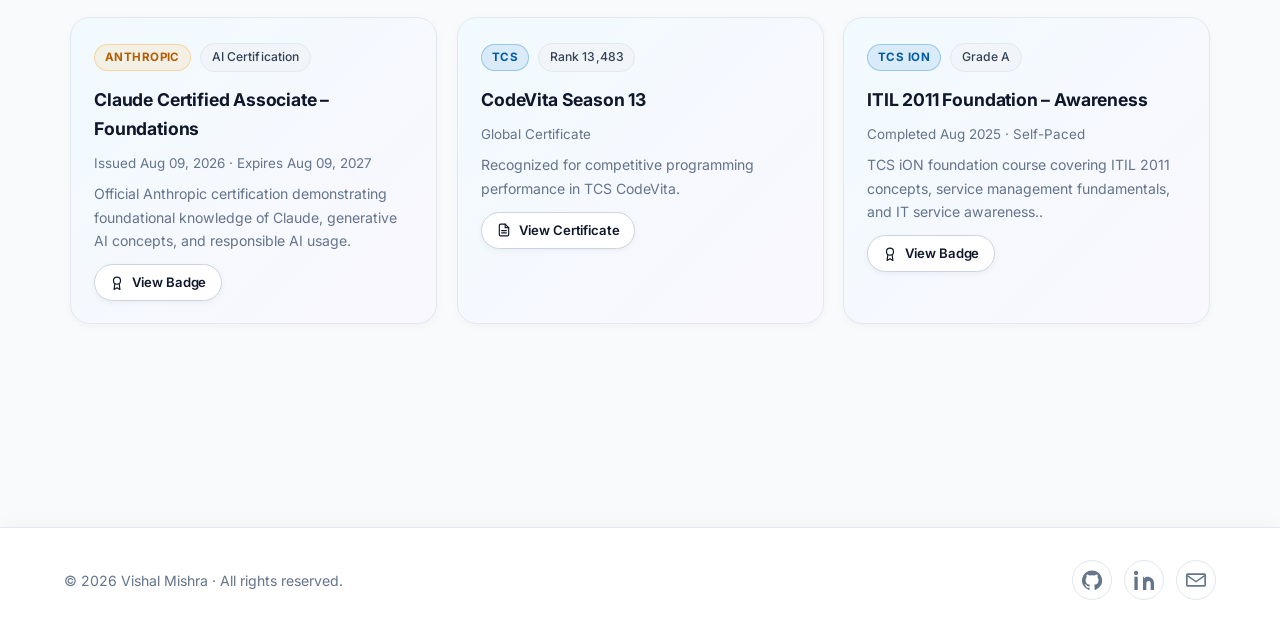
<file: resume.html>
<!DOCTYPE html>
<html lang="en">
<head>
  <meta charset="UTF-8" />
  <meta name="viewport" content="width=device-width, initial-scale=1.0" />

  <title>Resume · Vishal Mishra Portfolio</title>

  <link href="https://fonts.googleapis.com/css2?family=Inter:wght@300;400;500;600;700;800&family=Outfit:wght@500;600;700;800;900&family=JetBrains+Mono:wght@400;500;600&family=Shadows+Into+Light&display=swap" rel="stylesheet">
  <link rel="stylesheet" href="assets/css/style.css" />
  <script defer src="assets/js/main.js"></script>
  <link rel="icon" type="image/x-icon" href="assets/img/favicon.ico">
  <style>
    .certs-row {
      grid-template-columns: repeat(3, 1fr);
    }
    @media (max-width: 900px) {
      .certs-row { grid-template-columns: repeat(2, 1fr); }
    }
    @media (max-width: 700px) {
      .certs-row { grid-template-columns: 1fr; }
    }
    .cert-org-badge.anthropic {
      background: rgba(255, 153, 0, .14);
      border-color: rgba(255, 153, 0, .35);
      color: #ff9900;
    }
    .light .cert-org-badge.anthropic {
      background: rgba(255, 153, 0, .1);
      border-color: rgba(255, 153, 0, .3);
      color: #b35c00;
    }
    .cert-org-badge.tcs {
      background: rgba(0, 112, 194, .14);
      border-color: rgba(0, 112, 194, .35);
      color: #38bdf8;
    }
    .light .cert-org-badge.tcs {
      background: rgba(0, 112, 194, .1);
      border-color: rgba(0, 112, 194, .3);
      color: #0059a3;
    }
  </style>
</head>
<body class="theme-auto">
  <!-- Preloader -->
  <div class="preloader" id="preloader"><div class="preloader-logo">VM</div></div>
  
  <!-- Scroll Progress -->
  <div class="scroll-progress" id="scrollProgress"></div>
  
  <!-- Particle Background -->
  <canvas id="bgParticles" aria-hidden="true"></canvas>

  <!-- Sticky Capsule Header -->
  <header class="site-header reveal-down">
    <a class="brand" href="index.html"><span class="logo glow">VM</span> <strong>Vishal Mishra</strong></a>
    <nav class="nav" id="nav">
      <a href="index.html">Home</a>
      <a href="about.html">About</a>
      <a href="resume.html">Resume</a>
      <a href="contact.html">Contact</a>
    </nav>
    <div class="header-actions">
      <button class="btn small outline" id="themeToggle" aria-label="Toggle theme">
        <svg class="theme-icon-sun" width="18" height="18" viewBox="0 0 24 24" fill="none" stroke="currentColor" stroke-width="2" stroke-linecap="round" stroke-linejoin="round" aria-hidden="true"><circle cx="12" cy="12" r="5"></circle><line x1="12" y1="1" x2="12" y2="3"></line><line x1="12" y1="21" x2="12" y2="23"></line><line x1="4.22" y1="4.22" x2="5.64" y2="5.64"></line><line x1="18.36" y1="18.36" x2="19.78" y2="19.78"></line><line x1="1" y1="12" x2="3" y2="12"></line><line x1="21" y1="12" x2="23" y2="12"></line><line x1="4.22" y1="19.78" x2="5.64" y2="18.36"></line><line x1="18.36" y1="5.64" x2="19.78" y2="4.22"></line></svg>
        <svg class="theme-icon-moon" width="18" height="18" viewBox="0 0 24 24" fill="none" stroke="currentColor" stroke-width="2" stroke-linecap="round" stroke-linejoin="round" aria-hidden="true"><path d="M21 12.79A9 9 0 1 1 11.21 3 7 7 0 0 0 21 12.79z"></path></svg>
      </button>
      <button class="btn small" id="menuToggle" aria-label="Open menu">
        <svg width="20" height="20" viewBox="0 0 24 24" aria-hidden="true">
          <path fill="currentColor" d="M3 6h18v2H3zM3 11h18v2H3zM3 16h18v2H3z" />
        </svg>
      </button>
    </div>
  </header>

  <!-- Main Container -->
  <main class="container">
    <section class="section reveal">
      <div style="display: flex; justify-content: space-between; align-items: flex-start; flex-wrap: wrap; gap: 1rem; margin-bottom: 1.5rem;">
        <div>
          <h1 class="gradient-text">Interactive Resume</h1>
          <p class="muted" style="font-size: 1.02rem;">Software Developer focused on building reliable mobile applications, solving production problems, and turning technical requirements into working solutions.</p>
        </div>
        <a class="btn ripple" href="https://drive.google.com/file/d/1OtC1EBjFkSfujccUK9M5hIh6MQjLdSP7/view?usp=sharing"" target="_blank" rel="noopener">
          <svg width="16" height="16" viewBox="0 0 24 24" fill="none" stroke="currentColor" stroke-width="2" stroke-linecap="round" stroke-linejoin="round" aria-hidden="true"><path d="M21 15v4a2 2 0 0 1-2 2H5a2 2 0 0 1-2-2v-4"></path><polyline points="7 10 12 15 17 10"></polyline><line x1="12" y1="15" x2="12" y2="3"></line></svg>
          Download Resume (PDF)
        </a>
      </div>

      <div class="resume-grid">
        <!-- LEFT COLUMN: Experience & Education -->
        <section class="resume-left">
<h2>Professional Experience</h2>

<!-- TCS · Associate System Engineer -->
<div class="card hover glow tilt">
  <h3>
    Associate System Engineer ·
    <span class="accent">Tata Consultancy Services (TCS)</span>
  </h3>

  <p class="muted" style="font-size: 0.85rem; margin-bottom: 0.6rem;">
    Jul 2025 - Present · HDFC Life · Bengaluru
  </p>

  <ul>
    <li>
      Supporting and developing a <strong>Cordova-based Android application</strong>
      for the HDFC Life platform using <strong>HTML, CSS, JavaScript, and jQuery</strong>.
    </li>

    <li>
      Handling <strong>L2 production support</strong>, incident troubleshooting,
      root cause analysis, SLA management, and coordination with development teams.
    </li>

    <li>
      Working on <strong>API testing and debugging</strong> using Postman and
      performing <strong>SQL-based data analysis</strong> to investigate production issues.
    </li>

    <li>
      Contributing to <strong>JavaScript-based feature development, mobile enhancements,
      testing, and UAT support</strong> for the application.
    </li>

    <li>
      Improving application support processes through <strong>technical documentation,
      recurring issue analysis, and self-help solutions</strong>.
    </li>
  </ul>

  <div style="margin-top: 0.75rem;">
    <span class="pill">JavaScript</span>
    <span class="pill">HTML</span>
    <span class="pill">CSS</span>
    <span class="pill">Android</span>
    <span class="pill">Cordova</span>
    <span class="pill">jQuery</span>
    <span class="pill">Postman</span>
    <span class="pill">SQL</span>
    <span class="pill">Git</span>
  </div>
</div>


<!-- TCS · Graduate Trainee -->
<div class="card hover glow tilt" style="margin-top: 1rem;">
  <h3>
    Graduate Trainee ·
    <span class="accent">Tata Consultancy Services (TCS)</span>
  </h3>

  <p class="muted" style="font-size: 0.85rem; margin-bottom: 0.6rem;">
    Jan 2025 - Jul 2025 · Chennai
  </p>

  <ul>
    <li>
      Completed technical training in <strong>Core Java, Selenium, SQL,
      and software testing fundamentals</strong>.
    </li>

    <li>
      Developed foundational experience in <strong>Java programming,
      object-oriented concepts, database operations, and application testing</strong>.
    </li>

    <li>
      Transitioned into the HDFC Life project, taking responsibility for
      <strong>application support, debugging, testing, and production issue analysis</strong>.
    </li>
  </ul>

  <div style="margin-top: 0.75rem;">
    <span class="pill">Java</span>
    <span class="pill">Selenium</span>
    <span class="pill">SQL</span>
    <span class="pill">Testing</span>
    <span class="pill">OOP</span>
  </div>
</div>

  <h2 class="section-title">Education</h2>

  <div class="timeline">

    <div class="t-item">
      <div class="t-dot"></div>

      <div class="t-content card hover glow tilt">
        <h3>Bachelor of Computer Applications (BCA)</h3>

        <p class="muted">
          2021 - 2024
        </p>

        <p style="font-size: 0.9rem; color: var(--muted); margin-top: 0.5rem;">
          Studied core areas of computer applications including
          <strong>Programming, Database Management, Web Technologies,
          Software Engineering, and Computer Science fundamentals.</strong>
        </p>
      </div>
    </div>
            <div class="t-item" style="margin-top:1.25rem">
          <div class="t-dot"></div>
          <div class="t-content card hover glow tilt">
            <h3>Higher Secondary (12th CBSE) </h3>
            <p class="muted">Sarvodya Bal Vidyalaya, Delhi · 2019 - 2020</p>
            
          </div>
        </div>

  </div>
        </section>

<!-- RIGHT COLUMN: Core Technologies & Projects -->
<section class="resume-right">
  <h2>Core Technologies</h2>

  <ul class="bullets two-col">
    <li>Java</li>
    <li>Spring Boot</li>
    <li>JavaScript</li>
    <li>HTML & CSS</li>
    <li>Android / Cordova</li>
    <li>jQuery</li>
    <li>SQL / MySQL</li>
    <li>Postman</li>
    <li>Git & GitHub</li>
    <li>AWS S3</li>
  </ul>

  <h2 style="margin-top: 2rem;">
    <a style="color: var(--heading);">Projects Index </a>
  </h2>

  <ul class="bullets">
    <li>
      HDFC Life — MSD Android Application
      <span class="muted-links">
        [Mobile Development]
      </span>
    </li>

    <li>
      SAGA Rates — Dynamic File Loading
      <span class="muted-links">
        [JavaScript · AWS S3]
      </span>
    </li>

    <li>
      Self-Help Support Utility
      <span class="muted-links">
        [JavaScript · Support Automation]
      </span>
    </li>

    <li>
      API Testing & Production Troubleshooting
      <span class="muted-links">
        [Postman · SQL · RCA]
      </span>
    </li>
  </ul>
</section>

        <!-- FULL-WIDTH ROW: Certifications Grid -->
        <section class="resume-certs">
          <h2 style="margin-top: 1rem;">Certifications & Credentials</h2>
          <div class="certs-row">
            <!-- Cert 1 -->
            <div class="card hover glow tilt cert-card">
              <div class="cert-header">
                <div class="cert-logos">
                  <span class="cert-org-badge anthropic">Anthropic</span>
                </div>
                <span class="pill">AI Certification</span>
              </div>
              <h3>Claude Certified Associate – Foundations</h3>
              <p class="muted" style="font-size:.84rem; margin:.1rem 0 .5rem;">Issued Aug 09, 2026 · Expires Aug 09, 2027</p>
              <p style="font-size:.88rem; color:var(--muted);">  Official Anthropic certification demonstrating foundational knowledge
    of Claude, generative AI concepts, and responsible AI usage.</p>
              <div style="margin-top:.75rem;">
                <a class="btn small outline" href="https://drive.google.com/file/d/16F_0do4m9J9jw23i1ivDiNX_geiLnsO_/view?usp=sharing" target="_blank" rel="noopener">
                  <svg width="14" height="14" viewBox="0 0 24 24" fill="none" stroke="currentColor" stroke-width="2" stroke-linecap="round" stroke-linejoin="round" aria-hidden="true"><circle cx="12" cy="8" r="6"></circle><polyline points="8.21 13.89 7 23 12 20 17 23 15.79 13.88"></polyline></svg>
                  View Badge
                </a>
              </div>
            </div>

                        <!-- Cert 2 -->
            <div class="card hover glow tilt cert-card">
              <div class="cert-header">
                <div class="cert-logos">
                  <span class="cert-org-badge tcs">TCS</span>
                </div>
                <span class="pill">Rank 13,483</span>
              </div>
              <h3>CodeVita Season 13</h3>
              <p class="muted" style="font-size:.84rem; margin:.1rem 0 .5rem;">Global Certificate</p>
              <p style="font-size:.88rem; color:var(--muted);">Recognized for competitive programming performance in TCS CodeVita.</p>
              <div style="margin-top:.75rem;">
                <a class="btn small outline" href="https://drive.google.com/file/d/1DKpOwcy26_PrAQsmb1mKIUERBh96P5dv/view?usp=sharing" target="_blank" rel="noopener">
                  <svg width="14" height="14" viewBox="0 0 24 24" fill="none" stroke="currentColor" stroke-width="2" stroke-linecap="round" stroke-linejoin="round" aria-hidden="true"><path d="M14 2H6a2 2 0 0 0-2 2v16a2 2 0 0 0 2 2h12a2 2 0 0 0 2-2V8z"></path><polyline points="14 2 14 8 20 8"></polyline><line x1="16" y1="13" x2="8" y2="13"></line><line x1="16" y1="17" x2="8" y2="17"></line></svg>
                  View Certificate
                </a>
              </div>
            </div>

            <!-- Cert 3 -->
            <div class="card hover glow tilt cert-card">
              <div class="cert-header">
                <div class="cert-logos">
                  <span class="cert-org-badge tcs">TCS iON</span>
                </div>
                <span class="pill">Grade A</span>
              </div>
              <h3>ITIL 2011 Foundation – Awareness</h3>
              <p class="muted" style="font-size:.84rem; margin:.1rem 0 .5rem;">Completed Aug 2025 · Self-Paced</p>
              <p style="font-size:.88rem; color:var(--muted);">TCS iON foundation course covering ITIL 2011 concepts, service management fundamentals, and IT service awareness..</p>
              <div style="margin-top:.75rem;">
                <a class="btn small outline" href="https://drive.google.com/file/d/1eukH2uzJvYqIhCeCzXaanvvpuJhyFKaW/view?usp=sharing" target="_blank" rel="noopener">
                  <svg width="14" height="14" viewBox="0 0 24 24" fill="none" stroke="currentColor" stroke-width="2" stroke-linecap="round" stroke-linejoin="round" aria-hidden="true"><circle cx="12" cy="8" r="6"></circle><polyline points="8.21 13.89 7 23 12 20 17 23 15.79 13.88"></polyline></svg>
                  View Badge
                </a>
              </div>
            </div>

          </div>
        </section>

      </div>
    </section>
  </main>

  <!-- Back to Top Button -->
  <button class="back-to-top" id="backToTop" aria-label="Back to top">
    <svg width="20" height="20" viewBox="0 0 24 24" fill="none" stroke="currentColor" stroke-width="2.5" stroke-linecap="round" stroke-linejoin="round"><polyline points="18 15 12 9 6 15"/></svg>
  </button>

    <!-- Footer -->
    <footer class="site-footer">
      <p>© <span id="year"></span> Vishal Mishra  · All rights reserved. </p>
      <div class="footer-icons icons">
        <a
          class="icon"
          href="https://github.com/Vishallab"
          target="_blank"
          rel="noopener"
          aria-label="GitHub"
        >
          <svg viewBox="0 0 24 24" width="20" height="20" fill="currentColor">
            <path d="M12 .5a12 12 0 0 0-3.79 23.4c.6.11.82-.26.82-.58v-2.03c-3.34.73-4.04-1.61-4.04-1.61-.55-1.39-1.35-1.76-1.35-1.76-1.1-.76.08-.75.08-.75 1.22.09 1.86 1.26 1.86 1.26 1.08 1.85 2.83 1.32 3.52 1.01.11-.8.42-1.33.77-1.63-2.67-.3-5.47-1.33-5.47-5.92 0-1.31.47-2.39 1.25-3.23-.13-.31-.54-1.56.12-3.25 0 0 1.01-.32 3.31 1.23a11.5 11.5 0 0 1 6.04 0c2.3-1.55 3.31-1.23 3.31-1.23.66 1.69.25 2.94.12 3.25.78.84 1.25 1.92 1.25 3.23 0 4.6-2.81 5.62-5.49 5.92.43.37.82 1.1.82 2.22v3.29c0 .32.22.7.82.58A12 12 0 0 0 12 .5Z" />
          </svg>
        </a>
        <a
          class="icon"
          href="https://www.linkedin.com/in/vishalmishra01/"
          target="_blank"
          rel="noopener"
          aria-label="LinkedIn"
        >
          <svg viewBox="0 0 24 24" width="20" height="20" fill="currentColor">
            <path d="M4.98 3.5C4.98 4.88 3.86 6 2.5 6S0 4.88 0 3.5 1.12 1 2.5 1s2.48 1.12 2.48 2.5zM.5 8h4V24h-4V8zm7.5 0h3.8v2.2h.1c.5-.9 1.8-2.2 3.7-2.2C20.3 8 24 10.6 24 16v8h-4v-7c0-1.7-.03-3.9-2.4-3.9-2.4 0-2.8 1.8-2.8 3.8V24h-4V8z" />
          </svg>
        </a>
        <a
          class="icon email-link"
          href="mailto:ncepvishal@gmail.com?subject=Hello%20Vishal&body=Hi%20Vishal,%0D%0A%0D%0A"
          aria-label="Email"
        >
          <svg viewBox="0 0 24 24" width="20" height="20" fill="currentColor">
            <path d="M2 4h20a2 2 0 0 1 2 2v12a2 2 0 0 1-2 2H2a2 2 0 0 1-2-2V6a2 2 0 0 1 2-2zm0 2v.01L12 13 22 6.01V6H2zm0 12h20V8l-10 7L2 8v10z" />
          </svg>
        </a>
      </div>
    </footer>
</body>
</html>
</file>
<file: assets/css/style.css>
/* ===== DESIGN TOKENS ===== */
:root {
  /* Canvas & Backgrounds */
  --bg:           #030712; /* True Deep Charcoal / Vercel Black */
  --bg-soft:      #0b0f19;
  --bg-subtle:    #111827;
  --card:         #0d1424;
  --card-hover:   #121b2f;
  --card-glass:   rgba(13, 20, 36, 0.94);
  --grad-card:    linear-gradient(135deg, rgba(56,189,248,.07), rgba(124,58,237,.04));
  
  /* Text & Hierarchy */
  --text:         #f8fafc;
  --muted:        #94a3b8;
  --muted-2:      #64748b;
  --heading:      #ffffff;

  /* Electric Accents */
  --accent:       #38bdf8; /* Linear Cyan */
  --accent-hover: #7dd3fc;
  --accent-2:     #818cf8; /* Electric Indigo */
  --purple:       #c084fc; /* Vibrant Violet */
  --pink:         #f472b6; /* Hot Pink Accent */
  --emerald:      #34d399; /* Status Green */
  --accent-glow:  rgba(56, 189, 248, 0.28);

  /* Borders & Dividers */
  --border:       rgba(255, 255, 255, 0.08);
  --border-hover: rgba(56, 189, 248, 0.4);
  --border-light: rgba(255, 255, 255, 0.14);
  --ring:         rgba(56, 189, 248, 0.5);

  /* Vibrant Multi-Color Mixing Gradients */
  --grad-hero:    linear-gradient(135deg, #0ea5e9 0%, #6366f1 45%, #a855f7 80%, #f472b6 100%);
  --grad-text:    linear-gradient(90deg, #ffffff 0%, #a5b4fc 25%, #38bdf8 50%, #c084fc 75%, #ffffff 100%);
  --grad-glow:    radial-gradient(circle at 50% 50%, rgba(56, 189, 248, 0.22) 0%, rgba(124, 58, 237, 0.16) 40%, rgba(244, 114, 182, 0.1) 70%, transparent 100%);

  /* Shadows */
  --shadow-sm:    0 2px 8px rgba(0, 0, 0, 0.4);
  --shadow:       0 10px 30px -10px rgba(0, 0, 0, 0.6);
  --shadow-lg:    0 25px 60px -15px rgba(0, 0, 0, 0.7);
  --shadow-glow:  0 0 50px rgba(56, 189, 248, 0.22);

  /* Radii */
  --radius-sm:    8px;
  --radius:       14px;
  --radius-lg:    20px;
  --radius-xl:    28px;
  --radius-pill:  999px;

  /* Transitions & Curves */
  --ease:         cubic-bezier(0.16, 1, 0.3, 1); /* Apple/Framer Spring */
  --t-fast:       0.18s cubic-bezier(0.16, 1, 0.3, 1);
  --t-mid:        0.35s cubic-bezier(0.16, 1, 0.3, 1);

  /* Typography (Unified Inter Font Family) */
  --font-body:    'Inter', system-ui, -apple-system, BlinkMacSystemFont, 'Segoe UI', Roboto, sans-serif;
  --font-display: 'Inter', system-ui, -apple-system, BlinkMacSystemFont, 'Segoe UI', Roboto, sans-serif;
  --font-code:    'JetBrains Mono', 'Fira Code', 'Consolas', monospace;
}

/* ===== RESET & BASE ===== */
*, *::before, *::after {
  box-sizing: border-box;
  margin: 0;
  padding: 0;
}

html {
  font-family: var(--font-body);
  font-size: 16px;
  color: var(--text);
  background: var(--bg);
  -webkit-font-smoothing: antialiased;
  -moz-osx-font-smoothing: grayscale;
  overflow-x: hidden;
}

body {
  font-family: var(--font-body);
  line-height: 1.65;
  color: var(--text);
  background: var(--bg);
  overflow-x: clip;
  position: relative;
  width: 100%;
}

a {
  color: inherit;
  text-decoration: none;
}

img {
  max-width: 100%;
  height: auto;
  display: block;
}

/* Background Particle Canvas */
#bgParticles {
  position: fixed;
  inset: 0;
  z-index: 0;
  opacity: 0.6;
  pointer-events: none;
}

/* Ambient Radial Multi-Color Glow Background */
body::after {
  content: '';
  position: fixed;
  top: -20%;
  left: 50%;
  transform: translateX(-50%);
  width: 1100px;
  height: 650px;
  background: var(--grad-glow);
  z-index: -2;
  pointer-events: none;
  filter: blur(80px);
  opacity: 0.85;
  mix-blend-mode: screen;
}

/* NOISE TEXTURE */
body::before {
  content: '';
  position: fixed;
  inset: 0;
  z-index: -2;
  pointer-events: none;
  opacity: 0.03;
  background-image: url("data:image/svg+xml,%3Csvg viewBox='0 0 256 256' xmlns='http://www.w3.org/2000/svg'%3E%3Cfilter id='n'%3E%3CfeTurbulence type='fractalNoise' baseFrequency='.85' numOctaves='4' stitchTiles='stitch'/%3E%3C/filter%3E%3Crect width='100%25' height='100%25' filter='url(%23n)'/%3E%3C/svg%3E");
  background-repeat: repeat;
}

/* ===== LAYOUT & CONTAINER ===== */
.container {
  width: min(1140px, 92%);
  margin: 0 auto;
  padding: 2.5rem 0 5rem;
}

/* ===== STICKY CAPSULE HEADER ===== */
.site-header {
  position: sticky;
  top: 1rem;
  z-index: 100;
  width: min(1140px, 94%);
  margin: 0 auto;
  background: rgba(3, 7, 18, 0.85);
  backdrop-filter: blur(20px) saturate(180%);
  -webkit-backdrop-filter: blur(20px) saturate(180%);
  border: 1px solid var(--border);
  border-radius: var(--radius-pill);
  display: flex;
  align-items: center;
  justify-content: space-between;
  padding: 0.65rem 1.4rem;
  box-shadow: 0 10px 30px rgba(0, 0, 0, 0.5), inset 0 1px 0 rgba(255, 255, 255, 0.08);
  transition: border-color var(--t-mid), background var(--t-mid);
}

.site-header:hover {
  border-color: rgba(255, 255, 255, 0.15);
}

.brand {
  display: flex;
  align-items: center;
  gap: 0.75rem;
  font-family: var(--font-display);
  font-weight: 700;
  font-size: 1.05rem;
  letter-spacing: -0.02em;
  color: var(--heading);
}

.brand .logo {
  display: inline-grid;
  place-items: center;
  width: 38px;
  height: 38px;
  border-radius: 12px;
  background: linear-gradient(135deg, #0ea5e9 0%, #6366f1 45%, #a855f7 80%, #f472b6 100%);
  box-shadow: 0 4px 20px rgba(99, 102, 241, 0.45);
  font-family: 'Shadows Into Light', cursive, var(--font-display);
  font-weight: 700;
  font-size: 1.1rem;
  letter-spacing: 1px;
  text-transform: uppercase;
  color: #ffffff;
  flex-shrink: 0;
  transition: transform var(--t-fast), box-shadow var(--t-fast);
}

.brand:hover .logo {
  transform: scale(1.05) rotate(-3deg);
}

/* ===== NAVIGATION ===== */
.nav {
  display: flex;
  align-items: center;
  gap: 0.35rem;
  background: rgba(255, 255, 255, 0.03);
  padding: 0.3rem;
  border-radius: var(--radius-pill);
  border: 1px solid rgba(255, 255, 255, 0.05);
}

.nav a {
  padding: 0.45rem 1rem;
  border-radius: var(--radius-pill);
  font-size: 0.88rem;
  font-weight: 500;
  color: var(--muted);
  transition: color var(--t-fast), background var(--t-fast);
  position: relative;
}

.nav a:hover,
.nav a.active {
  color: var(--heading);
  background: rgba(255, 255, 255, 0.08);
}

.nav a::after {
  content: '';
  position: absolute;
  bottom: 6px;
  left: 50%;
  transform: translateX(-50%) scaleX(0);
  width: 14px;
  height: 2px;
  border-radius: 2px;
  background: var(--accent);
  transition: transform var(--t-fast);
}

.nav a:hover::after {
  transform: translateX(-50%) scaleX(1);
}

.header-actions {
  display: flex;
  gap: 0.6rem;
  align-items: center;
}

#themeToggle {
  display: inline-flex;
  align-items: center;
  justify-content: center;
  min-width: 38px;
  min-height: 38px;
  padding: 0;
  border-radius: var(--radius-pill);
}

#themeToggle svg {
  flex-shrink: 0;
}

#themeToggle .theme-icon-sun {
  display: block;
}

#themeToggle .theme-icon-moon {
  display: none;
}

body.light #themeToggle .theme-icon-sun {
  display: none;
}

body.light #themeToggle .theme-icon-moon {
  display: block;
}

/* ===== BUTTON SYSTEM ===== */
.btn {
  background: var(--accent);
  color: #030712;
  border: 1px solid rgba(255, 255, 255, 0.2);
  border-radius: var(--radius-pill);
  padding: 0.65rem 1.35rem;
  font-family: var(--font-body);
  font-weight: 600;
  font-size: 0.9rem;
  cursor: pointer;
  display: inline-flex;
  align-items: center;
  justify-content: center;
  gap: 0.5rem;
  position: relative;
  overflow: hidden;
  transition: transform var(--t-fast), box-shadow var(--t-fast), background var(--t-fast), border-color var(--t-fast);
  white-space: nowrap;
  letter-spacing: -0.01em;
  box-shadow: 0 4px 14px rgba(56, 189, 248, 0.25), inset 0 1px 0 rgba(255, 255, 255, 0.3);
}

.btn:hover {
  background: var(--accent-hover);
  transform: translateY(-2px);
  box-shadow: 0 8px 24px rgba(56, 189, 248, 0.35), inset 0 1px 0 rgba(255, 255, 255, 0.4);
}

.btn:active {
  transform: translateY(0);
}

.btn.small {
  padding: 0.42rem 0.9rem;
  font-size: 0.82rem;
  border-radius: var(--radius-pill);
}

.btn.outline {
  background: rgba(255, 255, 255, 0.04);
  color: var(--text);
  border: 1px solid var(--border-light);
  box-shadow: 0 2px 8px rgba(0, 0, 0, 0.2), inset 0 1px 0 rgba(255, 255, 255, 0.05);
}

.btn.outline:hover {
  background: rgba(255, 255, 255, 0.09);
  border-color: var(--accent);
  color: var(--heading);
  box-shadow: 0 4px 18px rgba(56, 189, 248, 0.15);
}

.btn.small.outline {
  border-color: var(--border);
}

.btn .ripple-el {
  position: absolute;
  border-radius: 50%;
  transform: scale(0);
  animation: ripple 0.55s ease-out forwards;
  pointer-events: none;
  background: rgba(255, 255, 255, 0.3);
}

@keyframes ripple {
  to { transform: scale(8); opacity: 0; }
}

/* ===== HERO SECTION ===== */
.hero {
  display: grid;
  grid-template-columns: 1.15fr 0.85fr;
  gap: 3.5rem;
  align-items: center;
  padding-top: 3.5rem;
  padding-bottom: 2.5rem;
}

.hero-text {
  display: flex;
  flex-direction: column;
  align-items: flex-start;
}

.live-status {
  display: inline-flex;
  align-items: center;
  gap: 0.6rem;
  font-size: 0.82rem;
  font-weight: 600;
  color: var(--emerald);
  background: rgba(52, 211, 153, 0.08);
  border: 1px solid rgba(52, 211, 153, 0.22);
  padding: 0.35rem 0.9rem;
  border-radius: var(--radius-pill);
  margin-bottom: 1.25rem;
  backdrop-filter: blur(12px);
  box-shadow: 0 4px 14px rgba(52, 211, 153, 0.08);
}

.pulse-dot {
  width: 8px;
  height: 8px;
  background: var(--emerald);
  border-radius: 50%;
  box-shadow: 0 0 0 0 rgba(52, 211, 153, 0.7);
  animation: live-ping 1.8s infinite cubic-bezier(0, 0, 0.2, 1);
}

@keyframes live-ping {
  70%, 100% {
    box-shadow: 0 0 0 10px rgba(52, 211, 153, 0);
  }
}

.hero h1 {
  font-family: var(--font-display);
  font-size: clamp(2.2rem, 3.8vw, 3.2rem);
  font-weight: 800;
  line-height: 1.12;
  letter-spacing: -0.03em;
  margin-bottom: 1.1rem;
}

.hero h1 .accent {
  color: var(--accent);
}

.hero p {
  color: var(--muted);
  font-size: 1.08rem;
  max-width: 54ch;
  line-height: 1.75;
  margin-bottom: 1.75rem;
}

.hero p strong {
  color: var(--heading);
  font-weight: 600;
}

.hero-cta {
  display: flex;
  flex-wrap: wrap;
  gap: 0.85rem;
  margin-bottom: 1.75rem;
}

.hero-socials {
  margin-bottom: 2rem;
}

/* HERO ART / IDE CODE BLOCK WITH MULTI-COLOR RADIAL MESH */
.hero-art .card-xl {
  min-height: 360px;
  border-radius: var(--radius-xl);
  padding: 1.5rem;
  background:
    radial-gradient(ellipse 85% 65% at 20% -10%, rgba(56, 189, 248, 0.22), transparent),
    radial-gradient(ellipse 65% 85% at 85% 110%, rgba(168, 85, 247, 0.2), transparent),
    var(--card-glass);
  border: 1px solid var(--border-light);
  box-shadow: var(--shadow-lg), var(--shadow-glow);
  position: relative;
  overflow: hidden;
}

.glass {
  position: relative;
  overflow: hidden;
}

.radar {
  position: absolute;
  inset: -40% -20% auto auto;
  width: 380px;
  height: 380px;
  border-radius: 50%;
  background: radial-gradient(circle at center, rgba(56, 189, 248, 0.3) 0%, rgba(168, 85, 247, 0.2) 45%, transparent 70%);
  filter: blur(35px);
  animation: pulseRadar 7s infinite alternate ease-in-out;
  pointer-events: none;
}

@keyframes pulseRadar {
  0%   { transform: scale(1); opacity: 0.6; }
  50%  { transform: scale(1.15) translate(-10px, 10px); opacity: 0.85; }
  100% { transform: scale(1.25) translate(6px, -6px); opacity: 0.7; }
}

.code-block {
  background: rgba(3, 7, 18, 0.95);
  border: 1px solid rgba(56, 189, 248, 0.25);
  border-radius: var(--radius);
  padding: 1.1rem 1.35rem 1.35rem;
  margin-top: 1rem;
  box-shadow: 0 16px 40px rgba(0, 0, 0, 0.6), inset 0 1px 0 rgba(255, 255, 255, 0.05);
  position: relative;
}

.code-block-header {
  display: flex;
  align-items: center;
  gap: 0.45rem;
  margin-bottom: 1rem;
  padding-bottom: 0.65rem;
  border-bottom: 1px solid rgba(255, 255, 255, 0.08);
}

.code-dot {
  width: 10px;
  height: 10px;
  border-radius: 50%;
}
.code-dot.red    { background: #ef4444; }
.code-dot.yellow { background: #f59e0b; }
.code-dot.green  { background: #10b981; }

.code-filename {
  font-family: var(--font-code);
  font-size: 0.75rem;
  color: var(--muted-2);
  margin-left: 0.5rem;
  font-weight: 500;
}

.code-block pre {
  font-family: var(--font-code);
  font-size: 0.84rem;
  line-height: 1.75;
  color: #cbd5e1;
  overflow: hidden;
}

.cursor {
  display: inline-block;
  width: 2px;
  height: 1.1em;
  background: var(--accent);
  margin-left: 2px;
  vertical-align: text-bottom;
  animation: blink 1s step-end infinite;
}

@keyframes blink { 50% { opacity: 0; } }

.float-subtle {
  animation: float-subtle 6s ease-in-out infinite;
}

@keyframes float-subtle {
  0%, 100% { transform: translateY(0px); }
  50%      { transform: translateY(-10px); }
}

/* ===== SECTIONS & HEADINGS ===== */
.section {
  padding: 3.5rem 0;
}

.section.alt {
  background: linear-gradient(180deg, rgba(56, 189, 248, 0.04) 0%, rgba(168, 85, 247, 0.02) 50%, transparent 100%);
  border-radius: var(--radius-xl);
  padding: 3.5rem 1.5rem;
  margin: 1.5rem 0;
}

.section-title {
  font-family: var(--font-display);
  font-size: 1.65rem;
  font-weight: 700;
  letter-spacing: -0.02em;
  color: var(--heading);
  margin: 0 0 1.75rem;
  display: inline-flex;
  flex-direction: column;
  gap: 0.4rem;
}

.section-title::after {
  content: '';
  display: block;
  width: 42px;
  height: 3px;
  border-radius: 3px;
  background: var(--grad-hero);
}

/* ===== GRID SYSTEM ===== */
.grid {
  display: grid;
  gap: 1.25rem;
}
.cards-3       { grid-template-columns: repeat(3, 1fr); }
.skills-grid   { grid-template-columns: repeat(2, 1fr); }

/* ===== CARDS (Multi-Color Gradient Spotlight + Gradient Overlay) ===== */
.card {
  position: relative;
  background: var(--grad-card), var(--card-glass);
  border: 1px solid var(--border);
  border-radius: var(--radius-lg);
  padding: 1.35rem 1.45rem;
  box-shadow: var(--shadow-sm);
  transition: transform 0.3s cubic-bezier(0.16, 1, 0.3, 1), box-shadow 0.3s cubic-bezier(0.16, 1, 0.3, 1), border-color 0.25s ease;
  overflow: hidden;
  backdrop-filter: blur(12px);
  -webkit-backdrop-filter: blur(12px);
}

/* Interactive Mouse Spotlight Glow on Card Hover (Subtle & Soft) */
.card::before {
  content: '';
  position: absolute;
  inset: 0;
  background: radial-gradient(400px circle at var(--mouse-x, 50%) var(--mouse-y, 50%), rgba(56, 189, 248, 0.07), rgba(124, 58, 237, 0.04) 50%, transparent 75%);
  opacity: 0;
  transition: opacity 0.35s ease;
  pointer-events: none;
  z-index: 1;
}

.card:hover::before {
  opacity: 1;
}

.card h3 {
  font-family: var(--font-display);
  font-weight: 700;
  font-size: 1.1rem;
  color: var(--heading);
  margin: 0.3rem 0 0.6rem;
  letter-spacing: -0.01em;
  position: relative;
  z-index: 2;
}

.card.hover:hover {
  transform: translateY(-4px);
  border-color: rgba(56, 189, 248, 0.25);
  box-shadow: 0 12px 28px rgba(0, 0, 0, 0.35), 0 0 16px rgba(56, 189, 248, 0.06);
}

/* Gradient Border Mask Glow (Subtle & Soft) */
.glow {
  position: relative;
}

.glow::after {
  content: '';
  position: absolute;
  inset: -1px;
  border-radius: inherit;
  padding: 1px;
  background: linear-gradient(90deg, #7c3aed, transparent, #0ea5e9);
  -webkit-mask: linear-gradient(#000 0 0) content-box, linear-gradient(#000 0 0);
  mask: linear-gradient(#000 0 0) content-box, linear-gradient(#000 0 0);
  -webkit-mask-composite: xor;
  mask-composite: exclude;
  opacity: 0;
  transition: opacity 0.4s ease;
  pointer-events: none;
  z-index: 2;
}

.glow:hover::after {
  opacity: 0.3;
}

/* ===== PILL TAGS ===== */
.pill {
  display: inline-flex;
  align-items: center;
  font-size: 0.76rem;
  font-weight: 500;
  padding: 0.22rem 0.65rem;
  border-radius: var(--radius-pill);
  background: rgba(255, 255, 255, 0.05);
  border: 1px solid rgba(255, 255, 255, 0.12);
  color: var(--text);
  margin: 0.2rem 0.25rem 0.2rem 0;
  letter-spacing: 0.01em;
  transition: background var(--t-fast), border-color var(--t-fast), color var(--t-fast);
}

.pill:hover {
  background: rgba(56, 189, 248, 0.12);
  border-color: rgba(56, 189, 248, 0.35);
  color: var(--accent);
}



/* ===== PROJECT BADGES ===== */
.project-header-row {
  display: flex;
  align-items: center;
  justify-content: space-between;
  gap: 0.5rem;
  margin-top: 0.35rem;
}

.project-badge {
  font-size: 0.72rem;
  font-weight: 700;
  padding: 0.22rem 0.6rem;
  border-radius: var(--radius-pill);
  letter-spacing: 0.02em;
  white-space: nowrap;
}

.project-badge.flagship {
  background: rgba(245, 158, 11, 0.14);
  color: #fbbf24;
  border: 1px solid rgba(245, 158, 11, 0.3);
}

.project-badge.devops {
  background: rgba(56, 189, 248, 0.14);
  color: var(--accent);
  border: 1px solid rgba(56, 189, 248, 0.3);
}

.project-badge.ai {
  background: rgba(168, 85, 247, 0.14);
  color: var(--purple);
  border: 1px solid rgba(168, 85, 247, 0.3);
}

/* ===== COPY EMAIL BOX & TOAST ===== */
.copy-email-box {
  display: flex;
  align-items: center;
  gap: 0.85rem;
  background: rgba(3, 7, 18, 0.6);
  padding: 0.65rem 1.1rem;
  border-radius: var(--radius-pill);
  border: 1px solid var(--border);
  margin: 1rem 0;
  width: fit-content;
}

.copy-email-box code {
  font-family: var(--font-code);
  font-size: 0.88rem;
  color: var(--accent);
}

.toast {
  position: fixed;
  bottom: 2rem;
  right: 2rem;
  background: rgba(11, 15, 25, 0.95);
  backdrop-filter: blur(16px);
  color: var(--heading);
  border: 1px solid var(--accent);
  box-shadow: 0 15px 35px rgba(0,0,0,0.6), 0 0 25px rgba(56,189,248,0.25);
  padding: 0.8rem 1.35rem;
  border-radius: var(--radius-pill);
  font-weight: 600;
  font-size: 0.9rem;
  display: flex;
  align-items: center;
  gap: 0.6rem;
  z-index: 10000;
  transform: translateY(100px);
  opacity: 0;
  transition: transform 0.35s cubic-bezier(0.16, 1, 0.3, 1), opacity 0.35s ease;
  pointer-events: none;
}

.toast.show {
  transform: translateY(0);
  opacity: 1;
}

/* ===== CARD LISTS & SKILLS ===== */
.card ul {
  padding-left: 1.35rem;
  margin: 0.5rem 0;
}

.card ul li {
  margin: 0.35rem 0;
  font-size: 0.92rem;
  color: var(--muted);
}

.bullets li::marker {
  color: var(--accent);
}

.bullets.two-col {
  display: grid;
  grid-template-columns: repeat(2, minmax(0, 1fr));
  gap: 0.3rem 1rem;
}

.card.skill header {
  display: flex;
  align-items: center;
  gap: 0.6rem;
  font-size: 0.96rem;
}

.card.skill header strong {
  color: var(--accent);
  font-weight: 600;
  white-space: nowrap;
}

/* ===== TIMELINE ===== */
.timeline {
  padding-left: 1.35rem;
  border-left: 2px solid var(--border);
}

.t-item {
  display: flex;
  flex-direction: column;
  gap: 0.85rem;
  position: relative;
  padding-left: 1.65rem;
}

.t-dot {
  position: absolute;
  left: -1.75rem;
  top: 0.4rem;
  width: 12px;
  height: 12px;
  border-radius: 50%;
  background: var(--accent);
  box-shadow: 0 0 14px rgba(56, 189, 248, 0.6);
  border: 2px solid var(--bg);
  flex-shrink: 0;
}

.t-content {
  margin-bottom: 0.75rem;
}

/* ===== RESUME ===== */
.resume-grid {
  display: grid;
  grid-template-columns: 2fr 1fr;
  grid-template-areas:
    "left  right"
    "certs certs";
  gap: 1.5rem 1.35rem;
  margin-top: 1.5rem;
}

.resume-left  { grid-area: left; }
.resume-right { grid-area: right; }
.resume-certs { grid-area: certs; }

.resume-grid section h2,
.resume-left h2,
.resume-right h2,
.resume-certs h2 {
  font-family: var(--font-display);
  font-size: 1.25rem;
  font-weight: 700;
  color: var(--heading);
  margin-bottom: 0.85rem;
  letter-spacing: -0.01em;
}

.certs-row {
  display: grid;
  grid-template-columns: 1fr 1fr;
  gap: 1.25rem;
}

/* ===== job ===== */
.job-wrapper {
  display: flex;
  justify-content: space-between;
  align-items: flex-start;
  gap: 1.5rem;
}

.job-text {
  flex: 1;
}

.job-badge {
  display: flex;
  align-items: center;
  flex-shrink: 0;
}

.job-badge img {
  width: 130px;
  height: auto;
  border-radius: var(--radius-sm);
}

/* ===== FORM ===== */
.form .row {
  display: flex;
  flex-direction: column;
  gap: 0.45rem;
  margin: 0.85rem 0;
}

.form label {
  font-size: 0.82rem;
  font-weight: 600;
  color: var(--muted);
  letter-spacing: 0.05em;
  text-transform: uppercase;
}

input, textarea {
  background: rgba(3, 7, 18, 0.75);
  color: var(--text);
  border: 1px solid var(--border-light);
  border-radius: var(--radius);
  padding: 0.85rem 1.1rem;
  font-family: var(--font-body);
  font-size: 0.95rem;
  transition: border-color var(--t-fast), box-shadow var(--t-fast);
  width: 100%;
}

textarea {
  resize: vertical;
}

input:focus, textarea:focus {
  outline: none;
  border-color: var(--accent);
  box-shadow: 0 0 0 3px rgba(56, 189, 248, 0.18);
}

input::placeholder, textarea::placeholder {
  color: var(--muted-2);
}

#formStatus {
  font-weight: 600;
  margin-top: 0.75rem;
  font-size: 0.9rem;
  transition: color 0.3s;
}

/* ===== SOCIAL ICONS ===== */
.icons {
  display: flex;
  gap: 0.75rem;
  align-items: center;
}

.icons .icon {
  display: inline-grid;
  place-items: center;
  width: 40px;
  height: 40px;
  border-radius: var(--radius-pill);
  border: 1px solid var(--border);
  background: rgba(255, 255, 255, 0.03);
  color: var(--muted);
  transition: transform var(--t-fast), box-shadow var(--t-fast), color var(--t-fast), border-color var(--t-fast);
}

.icons .icon:hover {
  transform: translateY(-3px);
  color: var(--accent);
  border-color: rgba(56, 189, 248, 0.4);
  box-shadow: 0 6px 20px rgba(56, 189, 248, 0.2);
}

/* ===== FOOTER ===== */
.site-footer {
  padding: 2rem 5%;
  border-top: 1px solid var(--border);
  display: flex;
  align-items: center;
  justify-content: space-between;
  gap: 1rem;
  background: rgba(3, 7, 18, 0.85);
  backdrop-filter: blur(16px);
  font-size: 0.88rem;
  color: var(--muted);
  width: 100%;
  margin: 4rem 0 0 0;
  border-radius: 0;
  transform: none !important;
}

.muted { color: var(--muted); }

/* RESUME PROJECT LINKS */
.muted-links {
  font-size: 0.82rem;
  margin-left: 6px;
}

.muted-links a {
  color: var(--muted);
  text-decoration: none;
  transition: color var(--t-fast);
}

.muted-links a:hover {
  color: var(--accent);
  text-decoration: underline;
}

/* ===== REVEAL ANIMATIONS ===== */
.reveal {
  opacity: 0;
  transform: translateY(20px);
  transition: opacity 0.5s cubic-bezier(0.16, 1, 0.3, 1), transform 0.5s cubic-bezier(0.16, 1, 0.3, 1);
}

.reveal.is-visible {
  opacity: 1;
  transform: translateY(0);
}

.reveal-up {
  opacity: 0;
  transform: translateY(24px);
  transition: opacity 0.5s cubic-bezier(0.16, 1, 0.3, 1), transform 0.5s cubic-bezier(0.16, 1, 0.3, 1);
}

.reveal-up.is-visible {
  opacity: 1;
  transform: none;
}

.reveal-down {
  opacity: 0;
  transform: translateY(-20px);
  transition: opacity 0.45s cubic-bezier(0.16, 1, 0.3, 1), transform 0.45s cubic-bezier(0.16, 1, 0.3, 1);
}

.reveal-down.is-visible {
  opacity: 1;
  transform: none;
}

/* Stagger card reveals */
.grid .card:nth-child(1) { transition-delay: 0.04s; }
.grid .card:nth-child(2) { transition-delay: 0.08s; }
.grid .card:nth-child(3) { transition-delay: 0.12s; }
.grid .card:nth-child(4) { transition-delay: 0.16s; }
.grid .card:nth-child(5) { transition-delay: 0.20s; }
.grid .card:nth-child(6) { transition-delay: 0.24s; }
.grid .card:nth-child(7) { transition-delay: 0.28s; }

.tilt { will-change: transform; }

/* ===== VIBRANT GRADIENT TEXT ===== */
.gradient-text {
  font-family: var(--font-display);
  font-weight: 800;
  letter-spacing: -0.03em;
  background: linear-gradient(90deg, #ffffff 0%, #a5b4fc 25%, #38bdf8 50%, #c084fc 75%, #ffffff 100%);
  background-size: 300% 100%;
  -webkit-background-clip: text;
  background-clip: text;
  color: transparent;
  animation: shine 25s linear infinite;
}

@keyframes shine {
  0%   { background-position: 0%; }
  100% { background-position: 300%; }
}

/* ===== PRELOADER ===== */
.preloader {
  position: fixed;
  inset: 0;
  z-index: 9999;
  background: var(--bg);
  display: flex;
  align-items: center;
  justify-content: center;
  transition: opacity 0.5s ease, visibility 0.5s ease;
}

.preloader.loaded {
  opacity: 0;
  visibility: hidden;
  pointer-events: none;
}

.preloader-logo {
  width: 64px;
  height: 64px;
  border-radius: 16px;
  background: url('../img/logo.png') no-repeat center / cover;
  animation: preloader-pulse 1.4s cubic-bezier(0.16, 1, 0.3, 1) infinite;
  box-shadow: 0 4px 30px rgba(99, 102, 241, 0.5);
  font-size: 0; /* Hide text content inside preloader-logo div */
}

@keyframes preloader-pulse {
  0%, 100% { transform: scale(1); box-shadow: 0 4px 30px rgba(99, 102, 241, 0.5); }
  50% { transform: scale(1.1); box-shadow: 0 6px 50px rgba(99, 102, 241, 0.65); }
}

/* ===== SCROLL PROGRESS BAR ===== */
.scroll-progress {
  position: fixed;
  top: 0;
  left: 0;
  height: 3px;
  background: var(--grad-hero);
  z-index: 1000;
  width: 0%;
  border-radius: 0 2px 2px 0;
  pointer-events: none;
}

/* ===== BACK TO TOP ===== */
.back-to-top {
  position: fixed;
  bottom: 2rem;
  right: 2rem;
  width: 44px;
  height: 44px;
  border-radius: 50%;
  background: rgba(15, 23, 42, 0.85);
  backdrop-filter: blur(12px);
  border: 1px solid var(--border);
  color: var(--accent);
  cursor: pointer;
  display: grid;
  place-items: center;
  opacity: 0;
  visibility: hidden;
  transform: translateY(10px);
  transition: opacity var(--t-mid), visibility var(--t-mid), transform var(--t-mid), box-shadow var(--t-fast), border-color var(--t-fast);
  z-index: 50;
  box-shadow: var(--shadow-sm);
}

.back-to-top.visible {
  opacity: 1;
  visibility: visible;
  transform: translateY(0);
}

.back-to-top:hover {
  border-color: var(--accent);
  box-shadow: 0 0 25px rgba(56, 189, 248, 0.3);
  transform: translateY(-3px);
}

/* ===== CUSTOM CURSOR ===== */
@media (pointer: fine) {
  .cursor-dot {
    position: fixed;
    top: 0;
    left: 0;
    width: 8px;
    height: 8px;
    background: var(--accent);
    border-radius: 50%;
    pointer-events: none;
    z-index: 9999;
    transform: translate(-50%, -50%);
    transition: opacity 0.3s ease;
    mix-blend-mode: difference;
  }

  .cursor-ring {
    position: fixed;
    top: 0;
    left: 0;
    width: 38px;
    height: 38px;
    border: 1.5px solid rgba(56, 189, 248, 0.5);
    border-radius: 50%;
    pointer-events: none;
    z-index: 9998;
    transform: translate(-50%, -50%);
    transition: width 0.25s ease, height 0.25s ease, border-color 0.25s ease, opacity 0.3s ease, background 0.25s ease;
  }

  .cursor-ring.hover {
    width: 54px;
    height: 54px;
    border-color: rgba(168, 85, 247, 0.8);
    background: rgba(56, 189, 248, 0.08);
  }

  html, body, a, button, input, textarea, select, label, .btn, .icon, .card, .nav a, .pill, [data-filter] {
    cursor: none !important;
  }
}

/* ===== ENHANCED IMAGE HOVER ===== */
.card.hover .project-img {
  transition: transform var(--t-mid), filter var(--t-mid);
  border-radius: var(--radius);
}

.card.hover:hover .project-img {
  transform: scale(1.04);
  filter: brightness(1.08);
}

/* ===== CERTIFICATE CARDS ===== */
.cert-card { margin-bottom: 0.25rem; }

.cert-header {
  display: flex;
  align-items: center;
  gap: 0.6rem;
  flex-wrap: wrap;
  margin-bottom: 0.6rem;
}

.cert-logos { display: flex; gap: 0.4rem; align-items: center; }

.cert-org-badge {
  font-size: 0.72rem;
  font-weight: 700;
  padding: 0.2rem 0.6rem;
  border-radius: var(--radius-pill);
  letter-spacing: 0.04em;
  text-transform: uppercase;
  border: 1px solid transparent;
}


.accent-link {
  color: var(--accent);
  font-size: 0.85rem;
  font-weight: 500;
}

/* ===== COMPLETE LIGHT MODE (Apple Crisp Aesthetic) ===== */
.light {
  --bg:           #f8fafc;
  --bg-soft:      #ffffff;
  --bg-subtle:    #f1f5f9;
  --card:         #ffffff;
  --card-hover:   #ffffff;
  --card-glass:   #ffffff;
  --text:         #334155;
  --heading:      #0f172a;
  --muted:        #64748b;
  --muted-2:      #94a3b8;
  --accent:       #0284c7;
  --accent-hover: #0369a1;
  --accent-glow:  rgba(2, 132, 199, 0.14);
  --border:       #e2e8f0;
  --border-hover: rgba(2, 132, 199, 0.4);
  --border-light: #cbd5e1;
  --shadow-sm:    0 2px 8px rgba(0, 0, 0, 0.04);
  --shadow:       0 10px 30px rgba(0, 0, 0, 0.08);
  --shadow-lg:    0 20px 50px rgba(0, 0, 0, 0.12);
  --shadow-glow:  0 0 40px rgba(2, 132, 199, 0.1);
}

.light body::after {
  opacity: 0.2;
  background: radial-gradient(circle at 50% 50%, rgba(2, 132, 199, 0.12) 0%, rgba(147, 51, 234, 0.05) 50%, transparent 100%);
  mix-blend-mode: multiply;
}

.light body::before {
  opacity: 0.015;
}

.light .site-header {
  background: rgba(255, 255, 255, 0.9);
  border-color: #e2e8f0;
  box-shadow: 0 10px 30px rgba(0, 0, 0, 0.06);
}

.light .nav {
  background: rgba(0, 0, 0, 0.03);
  border-color: rgba(0, 0, 0, 0.06);
}

.light .nav a {
  color: var(--muted);
}

.light .nav a:hover {
  color: var(--heading);
  background: rgba(0, 0, 0, 0.06);
}

.light .btn.outline {
  background: #ffffff;
  color: var(--heading);
  border-color: var(--border-light);
  box-shadow: 0 2px 6px rgba(0, 0, 0, 0.05);
}

.light .btn.outline:hover {
  background: #f8fafc;
  border-color: var(--accent);
  color: var(--accent);
}

.light .hero-art .card-xl {
  background: #ffffff;
  border-color: #e2e8f0;
  box-shadow: 0 20px 50px rgba(0, 0, 0, 0.08);
}

.light .code-block {
  background: #f8fafc;
  border-color: #cbd5e1;
  box-shadow: 0 10px 30px rgba(0, 0, 0, 0.06);
}

.light .code-block-header {
  border-bottom: 1px solid #e2e8f0;
}

.light .code-block pre {
  color: #334155;
}

.light .gradient-text {
  background: linear-gradient(90deg, #0f172a 0%, #3b82f6 35%, #8b5cf6 70%, #0f172a 100%);
  background-size: 250% 100%;
  -webkit-background-clip: text;
  background-clip: text;
  color: transparent;
}

.light input, .light textarea {
  background: #ffffff;
  border-color: #cbd5e1;
  color: var(--heading);
}

.light .pill {
  background: #f1f5f9;
  border-color: #e2e8f0;
  color: #334155;
}

.light .pill:hover {
  background: #e2e8f0;
  border-color: rgba(0, 119, 204, 0.4);
  color: var(--accent);
}

.light .copy-email-box {
  background: #f1f5f9;
  border-color: #cbd5e1;
}

.light .toast {
  background: #ffffff;
  color: var(--heading);
  border-color: var(--accent);
  box-shadow: 0 15px 35px rgba(0, 0, 0, 0.12);
}

.light .icons .icon {
  background: #ffffff;
  border-color: #e2e8f0;
  color: var(--muted);
}

.light .icons .icon:hover {
  background: #f8fafc;
  color: var(--accent);
  border-color: var(--accent);
}

.light .site-footer {
  background: #ffffff;
  border-color: #e2e8f0;
  box-shadow: 0 -4px 20px rgba(0, 0, 0, 0.03);
}

.light .back-to-top {
  background: #ffffff;
  border-color: #e2e8f0;
  color: var(--accent);
  box-shadow: 0 4px 14px rgba(0, 0, 0, 0.08);
}

.light .section.alt {
  background: linear-gradient(180deg, rgba(2, 132, 199, 0.04), transparent);
}

.light #bgParticles { opacity: 0.25; }

/* ===== RESPONSIVE BREAKPOINTS (Mobile-First Perfection) ===== */
#menuToggle { display: none; }

/* Tablet & Mobile (<= 900px) */
@media (max-width: 900px) {
  .container {
    width: 92%;
    padding: 1.75rem 0 3.5rem;
  }

  .site-header {
    width: 100%;
    top: 0;
    border-radius: 0;
    border-left: none;
    border-right: none;
    border-top: none;
    padding: 0.65rem 1.25rem;
  }


  .hero {
    grid-template-columns: 1fr;
    gap: 2rem;
    padding-top: 1.25rem;
  }

  .hero h1 {
    font-size: clamp(1.85rem, 6vw, 2.75rem);
  }

  .cards-3       { grid-template-columns: 1fr; }
  .skills-grid   { grid-template-columns: 1fr; }
  .resume-grid   { grid-template-columns: 1fr; grid-template-areas: "left" "right" "certs"; }
  .certs-row     { grid-template-columns: 1fr; }
  .bullets.two-col { grid-template-columns: 1fr; }

  .hero-art .card-xl {
    min-height: auto;
    padding: 1.25rem;
  }

  .code-block {
    min-height: 180px;
  }

  .code-block pre {
    font-size: 0.78rem;
    white-space: pre-wrap;
    word-break: break-word;
    overflow-x: auto;
  }

  .nav {
    display: none;
    position: absolute;
    left: 1rem;
    right: 1rem;
    top: 62px;
    background: #0b0f19;
    border: 1px solid var(--border-hover);
    border-radius: 18px;
    padding: 0.6rem;
    flex-direction: column;
    gap: 0.25rem;
    box-shadow: 0 20px 40px rgba(0, 0, 0, 0.95), 0 0 25px rgba(56, 189, 248, 0.15);
    z-index: 1000;
  }

  .nav.open { display: flex; }

  .nav a {
    padding: 0.75rem 1.1rem;
    width: 100%;
    font-size: 0.98rem;
    font-weight: 500;
    color: var(--muted);
    border-radius: 12px;
    transition: background var(--t-fast), color var(--t-fast);
  }

  .nav a:hover {
    background: rgba(56, 189, 248, 0.1);
    color: var(--accent);
  }

  .nav a.active {
    background: rgba(56, 189, 248, 0.15);
    color: var(--accent);
    font-weight: 600;
  }

  .light .nav {
    background: #ffffff;
    border-color: rgba(2, 132, 199, 0.25);
    box-shadow: 0 15px 35px rgba(0, 0, 0, 0.18), 0 0 20px rgba(2, 132, 199, 0.1);
  }

  #menuToggle {
    display: inline-flex !important;
    align-items: center;
    justify-content: center;
    min-width: 40px;
    min-height: 40px;
    border-radius: var(--radius-pill);
    background: rgba(255, 255, 255, 0.06);
    border: 1px solid var(--border);
    color: var(--heading);
  }

  .light #menuToggle {
    background: rgba(0, 0, 0, 0.05);
    border-color: #cbd5e1;
    color: var(--heading);
  }

  .hero-cta {
    gap: 0.75rem;
    width: 100%;
  }

  .hero-cta .btn {
    flex: 1 1 calc(50% - 0.5rem);
    min-height: 44px;
  }

  .hero-cta .btn:nth-child(3) {
    flex-basis: 100%;
  }

  .site-footer {
    flex-direction: column;
    text-align: center;
    gap: 1.25rem;
    padding: 2rem 1.5rem;
  }
}

/* Mobile Devices (<= 600px) */
@media (max-width: 600px) {
  .container {
    width: 93%;
    padding: 1.25rem 0 3rem;
  }

  .brand {
    font-size: 0.95rem;
  }

  .brand .logo {
    width: 34px;
    height: 34px;
    font-size: 0.95rem;
  }

  .hero h1 {
    font-size: clamp(1.65rem, 7.5vw, 2.25rem);
    margin-bottom: 0.85rem;
  }

  .hero p {
    font-size: 0.96rem;
    line-height: 1.65;
  }

  .live-status {
    font-size: 0.78rem;
    padding: 0.3rem 0.75rem;
    margin-bottom: 1rem;
  }

  .hero-cta .btn {
    flex-basis: 100%;
    min-height: 46px;
    font-size: 0.92rem;
  }

  .job-wrapper {
    flex-direction: column;
    gap: 1rem;
  }

  .job-badge img {
    width: 100px;
  }

  .projects-controls {
    gap: 1rem;
  }

 
  .copy-email-box {
    width: 100%;
    justify-content: space-between;
    padding: 0.6rem 0.85rem;
  }

  .copy-email-box code {
    font-size: 0.78rem;
    overflow-x: auto;
  }

  .toast {
    left: 1rem;
    right: 1rem;
    bottom: 1.5rem;
    justify-content: center;
    font-size: 0.84rem;
    padding: 0.75rem 1rem;
  }

  .back-to-top {
    bottom: 1.25rem;
    right: 1.25rem;
    width: 42px;
    height: 42px;
  }

  /* Disable transform jumps on mobile reveal */
  .reveal, .reveal-up, .reveal-down {
    transform: none !important;
    transition: opacity 0.4s ease;
  }
}

/* Extra Small Phones (<= 400px) */
@media (max-width: 400px) {
  .hero h1 {
    font-size: 1.55rem;
  }

  .section-title {
    font-size: 1.35rem;
  }

}

/* ===== PRINT STYLES ===== */
@media print {
  body { background: #fff !important; color: #111 !important; }
  .site-header, .site-footer, .back-to-top, #bgParticles, .preloader, .scroll-progress, .btn, .search-wrapper {
    display: none !important;
  }
  .card { background: #fff !important; border: 1px solid #ddd !important; box-shadow: none !important; color: #111 !important; }
  .gradient-text { color: #111 !important; background: none !important; }
  a { text-decoration: underline !important; color: #111 !important; }
}
</file>
